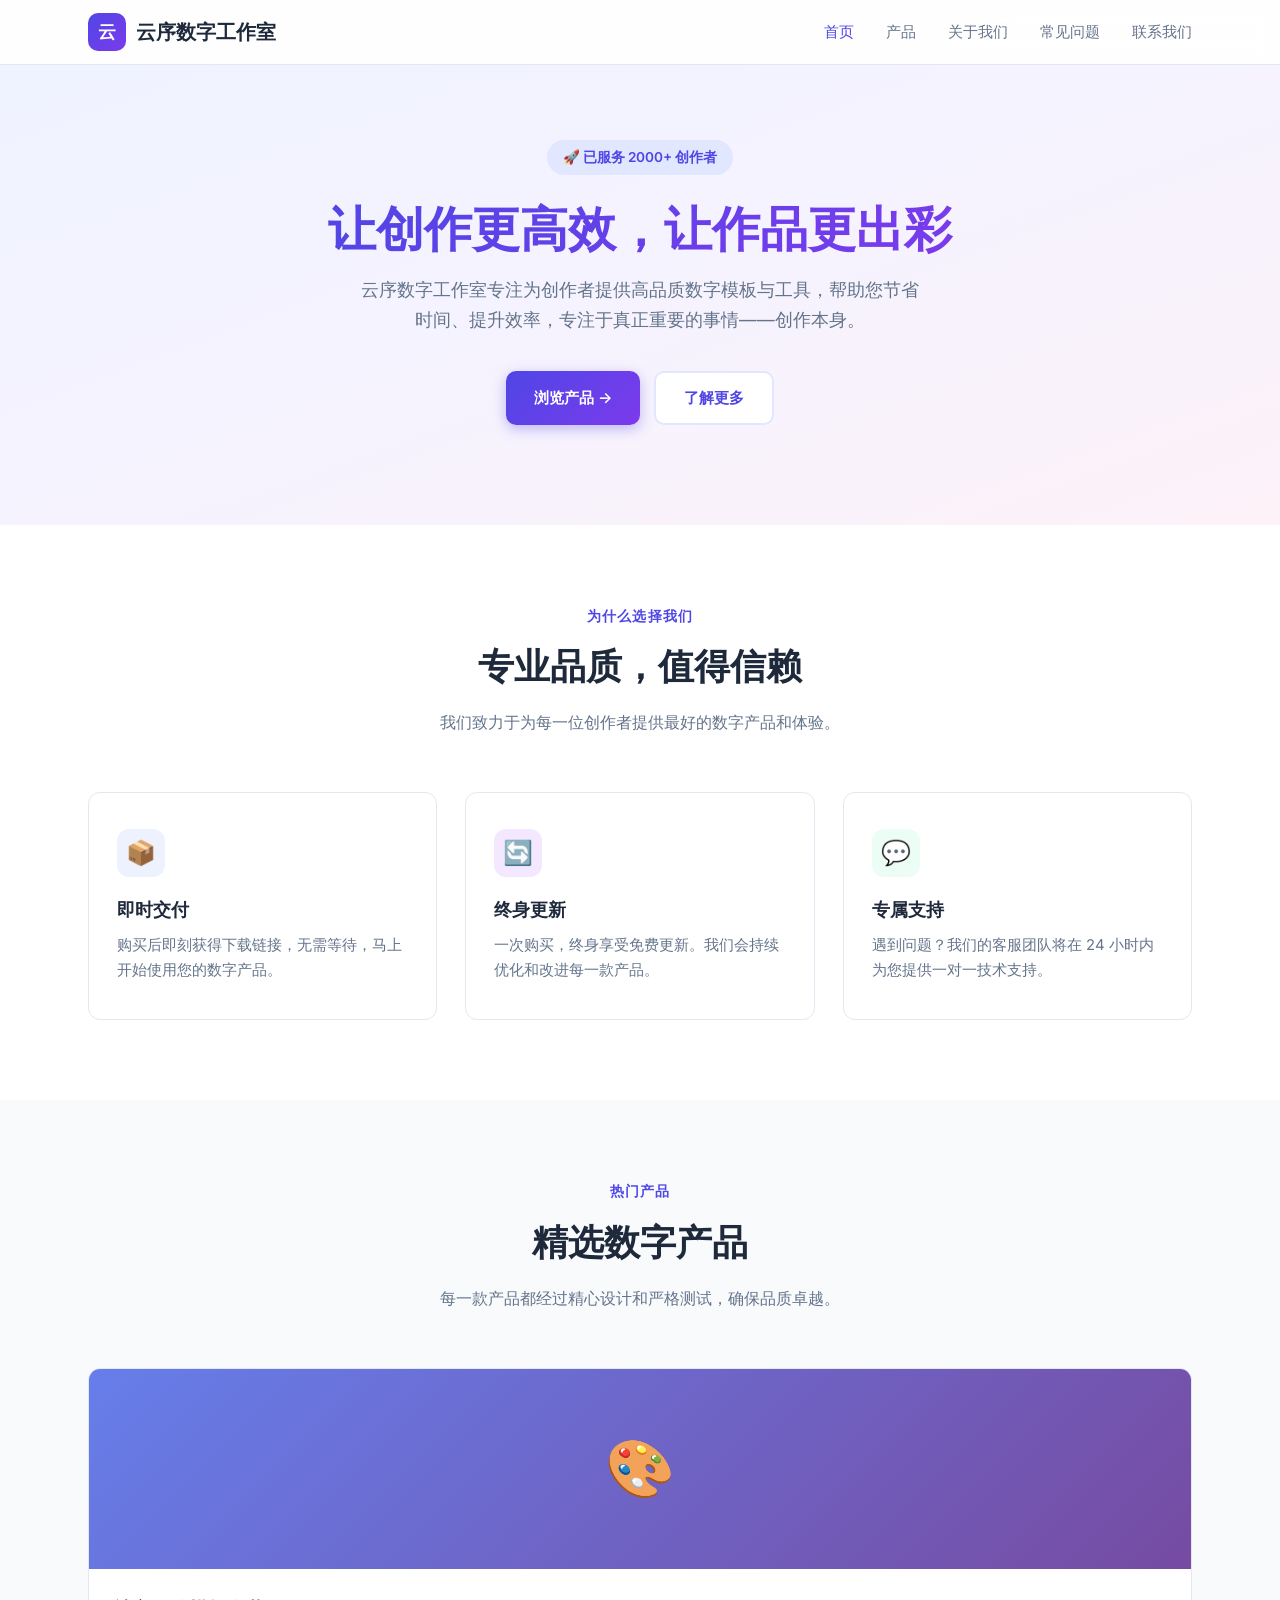
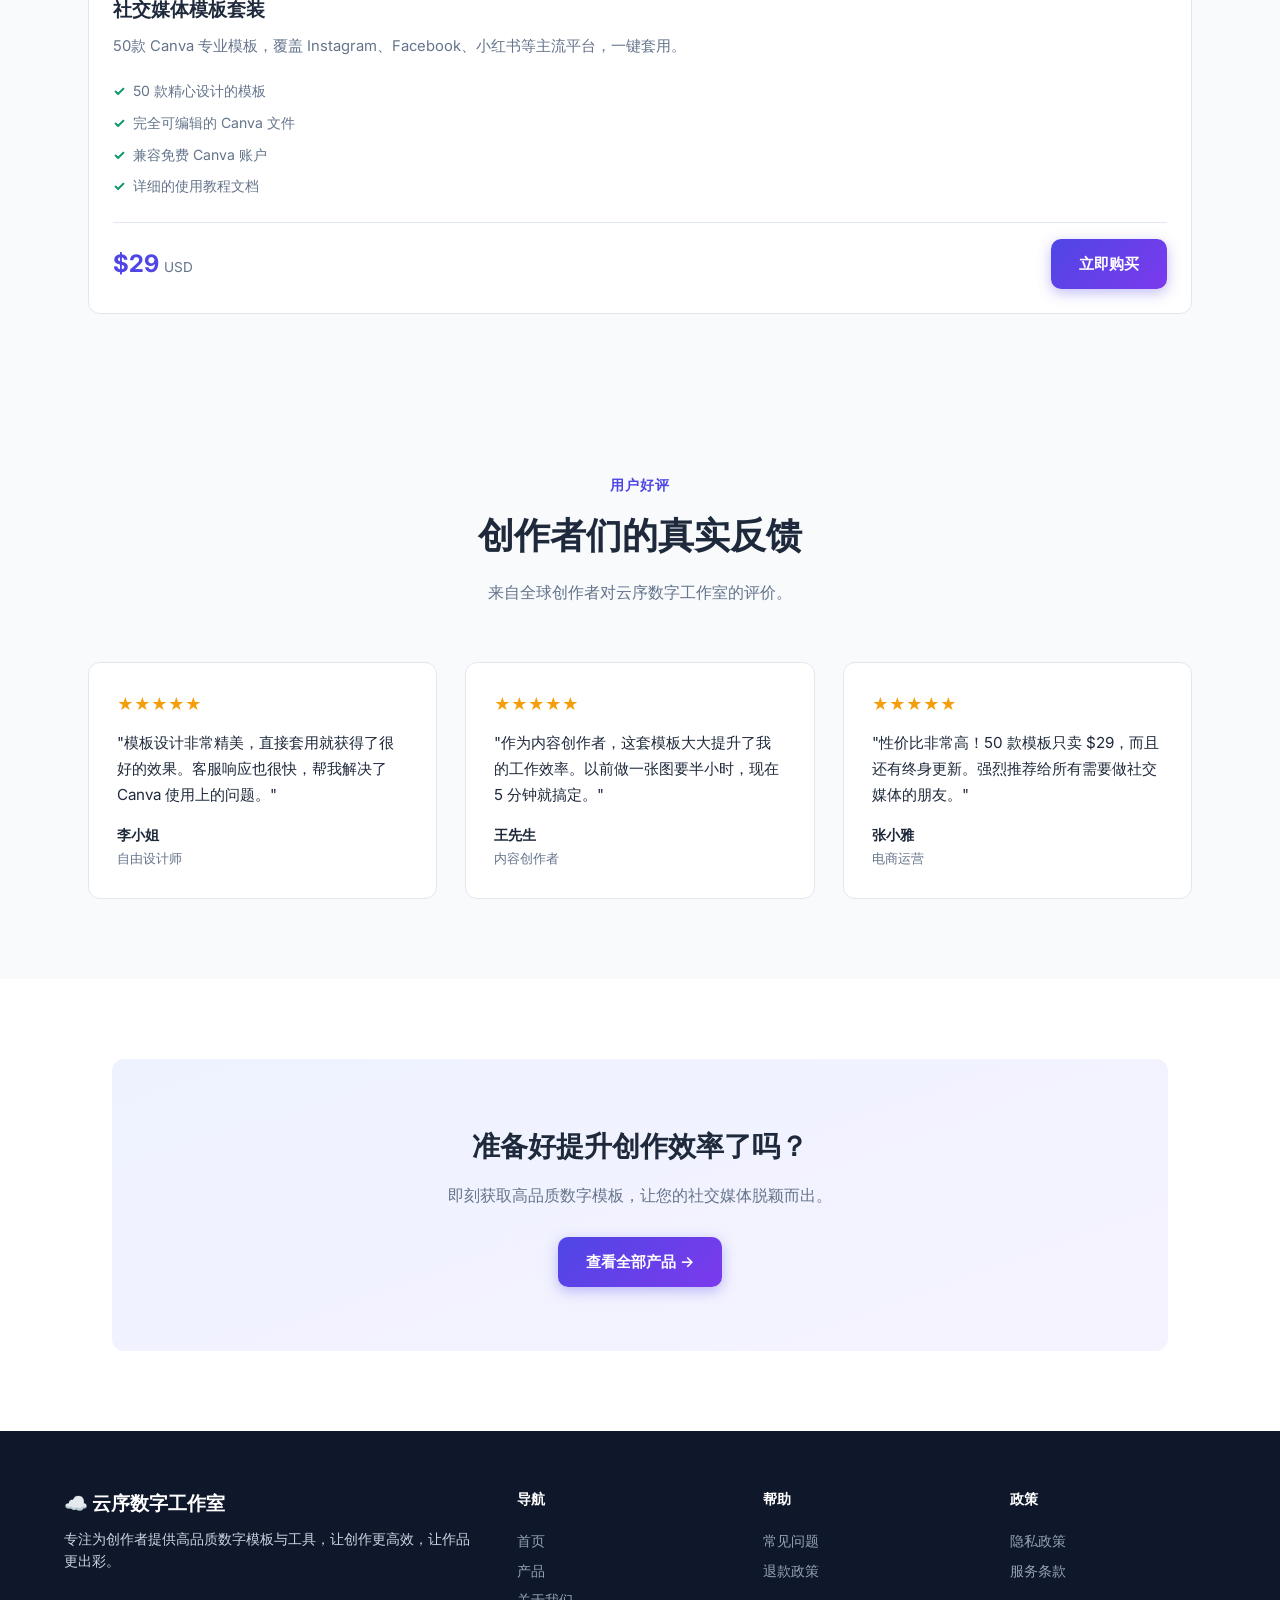
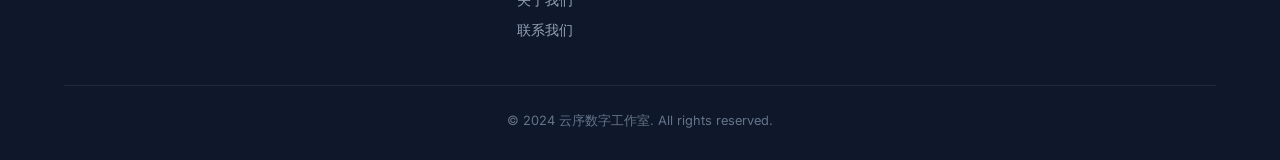
<file: index.html>
<!DOCTYPE html>
<html lang="zh-CN">
<head>
  <meta charset="UTF-8">
  <meta name="viewport" content="width=device-width, initial-scale=1.0">
  <meta name="description" content="云序数字工作室 — 专注为创作者提供高品质数字模板与工具。即时下载、终身更新、专业品质。">
  <title>云序数字工作室 — 高品质数字模板与工具</title>
  <link rel="preconnect" href="https://fonts.googleapis.com">
  <link rel="preconnect" href="https://fonts.gstatic.com" crossorigin>
  <link href="https://fonts.googleapis.com/css2?family=Inter:wght@400;500;600;700;800&display=swap" rel="stylesheet">
  <link rel="stylesheet" href="css/style.css">
</head>
<body>

  <!-- 导航栏 -->
  <nav class="navbar">
    <div class="container">
      <a href="index.html" class="logo">
        <span class="logo-icon">云</span>
        云序数字工作室
      </a>
      <ul class="nav-links" id="navLinks">
        <li><a href="index.html" class="active">首页</a></li>
        <li><a href="products.html">产品</a></li>
        <li><a href="about.html">关于我们</a></li>
        <li><a href="faq.html">常见问题</a></li>
        <li><a href="contact.html">联系我们</a></li>
      </ul>
      <button class="hamburger" id="hamburger" aria-label="菜单">
        <span></span><span></span><span></span>
      </button>
    </div>
  </nav>

  <!-- Hero -->
  <section class="hero">
    <span class="hero-badge">🚀 已服务 2000+ 创作者</span>
    <h1>让创作更高效，让作品更出彩</h1>
    <p>云序数字工作室专注为创作者提供高品质数字模板与工具，帮助您节省时间、提升效率，专注于真正重要的事情——创作本身。</p>
    <div class="hero-buttons">
      <a href="products.html" class="btn btn-primary">浏览产品 →</a>
      <a href="about.html" class="btn btn-outline">了解更多</a>
    </div>
  </section>

  <!-- 核心优势 -->
  <section>
    <div class="container">
      <div class="section-header">
        <div class="section-label">为什么选择我们</div>
        <h2>专业品质，值得信赖</h2>
        <p>我们致力于为每一位创作者提供最好的数字产品和体验。</p>
      </div>
      <div class="features-grid">
        <div class="feature-card">
          <div class="feature-icon blue">📦</div>
          <h3>即时交付</h3>
          <p>购买后即刻获得下载链接，无需等待，马上开始使用您的数字产品。</p>
        </div>
        <div class="feature-card">
          <div class="feature-icon purple">🔄</div>
          <h3>终身更新</h3>
          <p>一次购买，终身享受免费更新。我们会持续优化和改进每一款产品。</p>
        </div>
        <div class="feature-card">
          <div class="feature-icon green">💬</div>
          <h3>专属支持</h3>
          <p>遇到问题？我们的客服团队将在 24 小时内为您提供一对一技术支持。</p>
        </div>
      </div>
    </div>
  </section>

  <!-- 热门产品 -->
  <section style="background: var(--bg-alt);">
    <div class="container">
      <div class="section-header">
        <div class="section-label">热门产品</div>
        <h2>精选数字产品</h2>
        <p>每一款产品都经过精心设计和严格测试，确保品质卓越。</p>
      </div>
      <div class="products-grid">
        <div class="product-card">
          <div class="product-image"><span>🎨</span></div>
          <div class="product-body">
            <h3>社交媒体模板套装</h3>
            <p>50款 Canva 专业模板，覆盖 Instagram、Facebook、小红书等主流平台，一键套用。</p>
            <ul class="product-features">
              <li>50 款精心设计的模板</li>
              <li>完全可编辑的 Canva 文件</li>
              <li>兼容免费 Canva 账户</li>
              <li>详细的使用教程文档</li>
            </ul>
            <div class="product-footer">
              <span class="product-price">$29 <small>USD</small></span>
              <a href="contact.html" class="btn btn-primary">立即购买</a>
            </div>
          </div>
        </div>
      </div>
    </div>
  </section>

  <!-- 用户评价 -->
  <section class="testimonials">
    <div class="container">
      <div class="section-header">
        <div class="section-label">用户好评</div>
        <h2>创作者们的真实反馈</h2>
        <p>来自全球创作者对云序数字工作室的评价。</p>
      </div>
      <div class="testimonial-grid">
        <div class="testimonial-card">
          <div class="stars">★★★★★</div>
          <p class="quote">"模板设计非常精美，直接套用就获得了很好的效果。客服响应也很快，帮我解决了 Canva 使用上的问题。"</p>
          <p class="author">李小姐</p>
          <p class="role">自由设计师</p>
        </div>
        <div class="testimonial-card">
          <div class="stars">★★★★★</div>
          <p class="quote">"作为内容创作者，这套模板大大提升了我的工作效率。以前做一张图要半小时，现在 5 分钟就搞定。"</p>
          <p class="author">王先生</p>
          <p class="role">内容创作者</p>
        </div>
        <div class="testimonial-card">
          <div class="stars">★★★★★</div>
          <p class="quote">"性价比非常高！50 款模板只卖 $29，而且还有终身更新。强烈推荐给所有需要做社交媒体的朋友。"</p>
          <p class="author">张小雅</p>
          <p class="role">电商运营</p>
        </div>
      </div>
    </div>
  </section>

  <!-- CTA -->
  <section>
    <div class="container">
      <div class="cta">
        <h2>准备好提升创作效率了吗？</h2>
        <p>即刻获取高品质数字模板，让您的社交媒体脱颖而出。</p>
        <a href="products.html" class="btn btn-primary">查看全部产品 →</a>
      </div>
    </div>
  </section>

  <!-- 页脚 -->
  <footer class="footer">
    <div class="footer-grid">
      <div class="footer-brand">
        <div class="flogo">☁️ 云序数字工作室</div>
        <p>专注为创作者提供高品质数字模板与工具，让创作更高效，让作品更出彩。</p>
      </div>
      <div class="footer-col">
        <h4>导航</h4>
        <a href="index.html">首页</a>
        <a href="products.html">产品</a>
        <a href="about.html">关于我们</a>
        <a href="contact.html">联系我们</a>
      </div>
      <div class="footer-col">
        <h4>帮助</h4>
        <a href="faq.html">常见问题</a>
        <a href="refund.html">退款政策</a>
      </div>
      <div class="footer-col">
        <h4>政策</h4>
        <a href="privacy.html">隐私政策</a>
        <a href="terms.html">服务条款</a>
      </div>
    </div>
    <div class="footer-bottom">
      © 2024 云序数字工作室. All rights reserved.
    </div>
  </footer>

  <script src="js/main.js"></script>
</body>
</html>
</file>
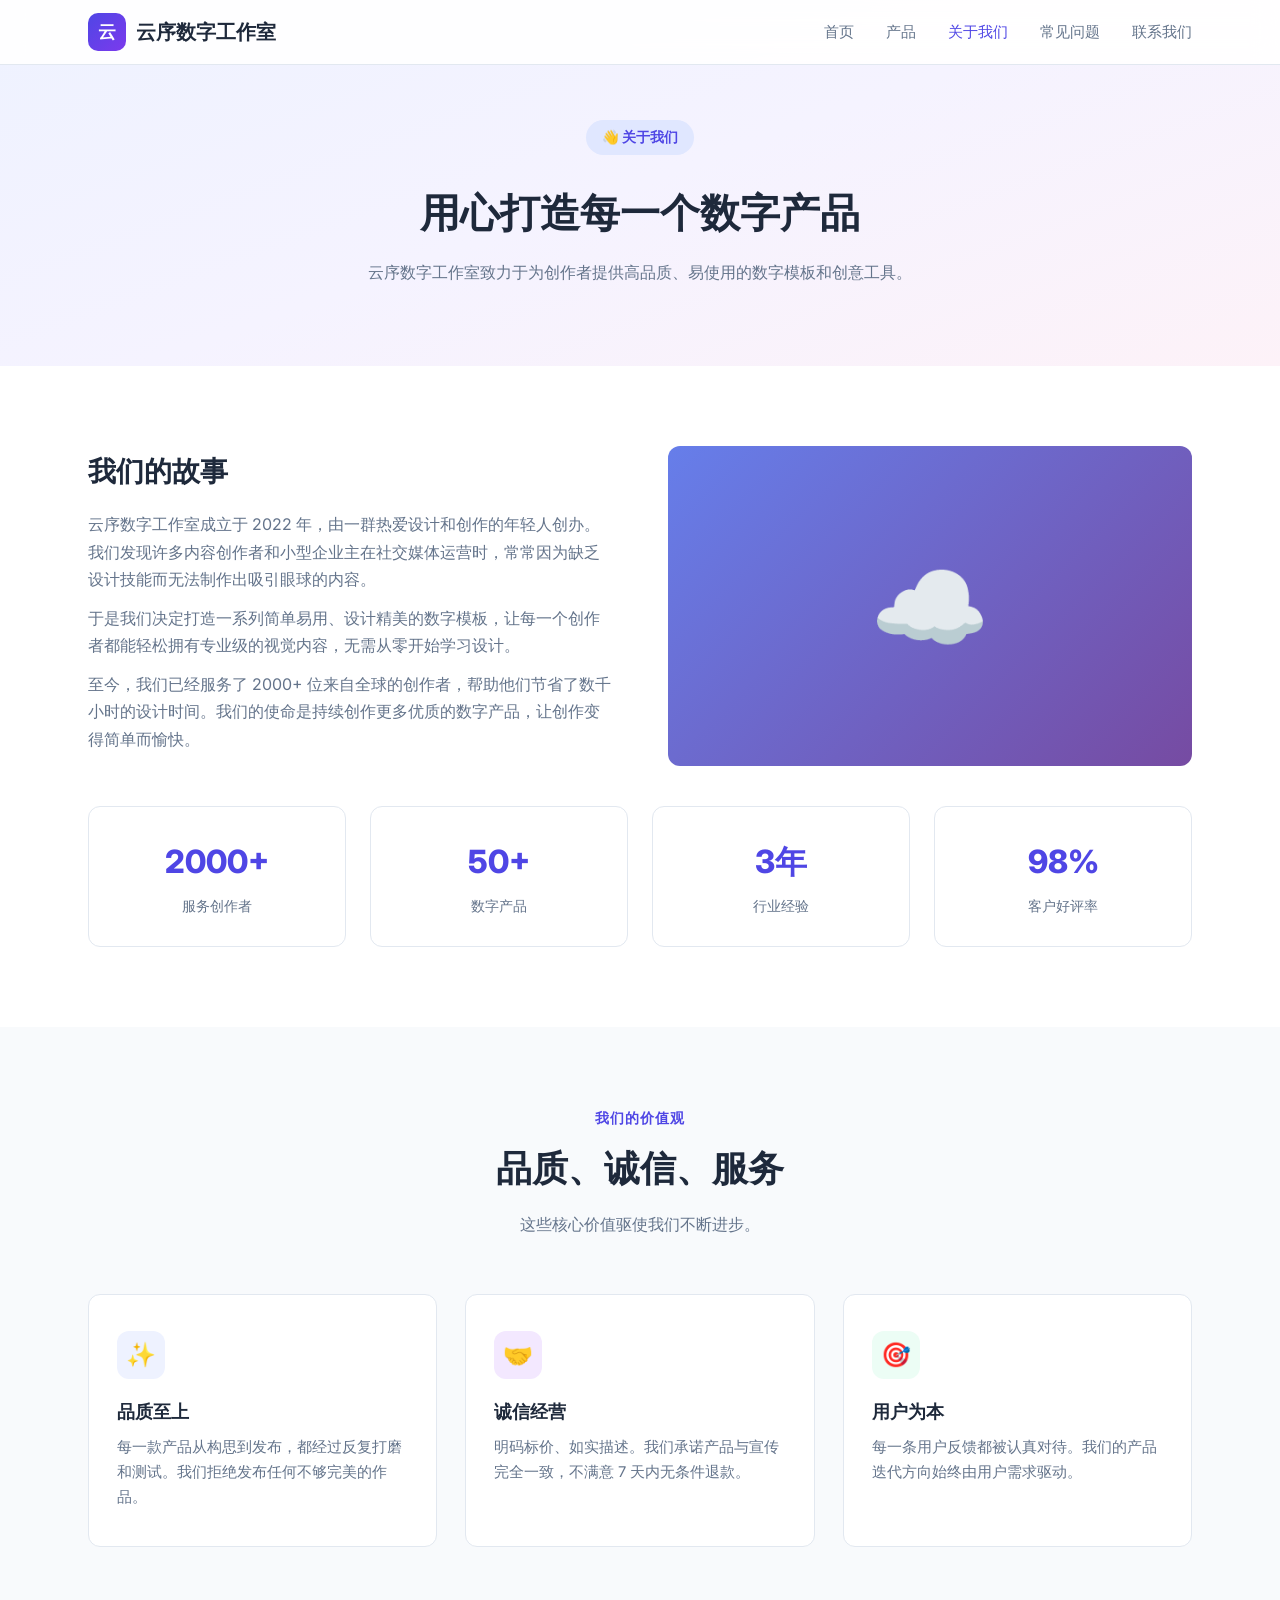
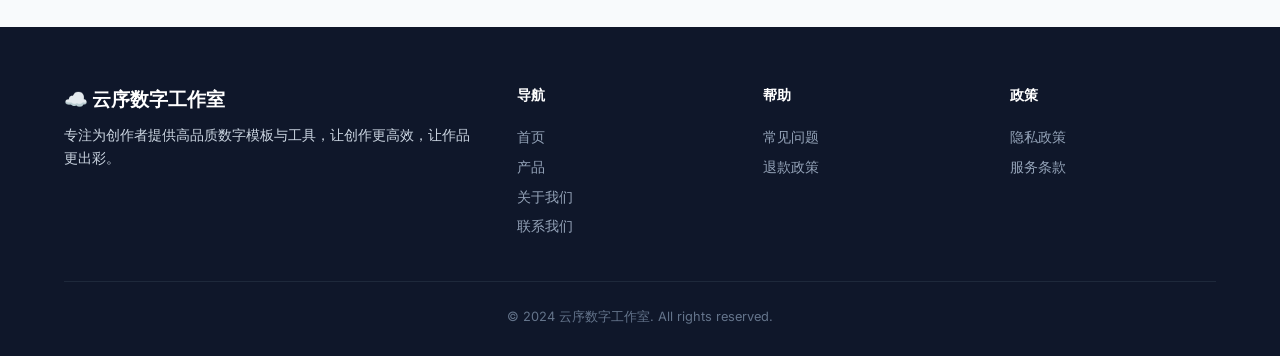
<file: about.html>
<!DOCTYPE html>
<html lang="zh-CN">
<head>
  <meta charset="UTF-8">
  <meta name="viewport" content="width=device-width, initial-scale=1.0">
  <meta name="description" content="了解云序数字工作室 — 专注为创作者提供高品质数字模板与工具的品牌故事。">
  <title>关于我们 — 云序数字工作室</title>
  <link rel="preconnect" href="https://fonts.googleapis.com">
  <link rel="preconnect" href="https://fonts.gstatic.com" crossorigin>
  <link href="https://fonts.googleapis.com/css2?family=Inter:wght@400;500;600;700;800&display=swap" rel="stylesheet">
  <link rel="stylesheet" href="css/style.css">
</head>
<body>

  <nav class="navbar">
    <div class="container">
      <a href="index.html" class="logo">
        <span class="logo-icon">云</span>
        云序数字工作室
      </a>
      <ul class="nav-links" id="navLinks">
        <li><a href="index.html">首页</a></li>
        <li><a href="products.html">产品</a></li>
        <li><a href="about.html" class="active">关于我们</a></li>
        <li><a href="faq.html">常见问题</a></li>
        <li><a href="contact.html">联系我们</a></li>
      </ul>
      <button class="hamburger" id="hamburger" aria-label="菜单">
        <span></span><span></span><span></span>
      </button>
    </div>
  </nav>

  <section class="about-hero">
    <span class="hero-badge">👋 关于我们</span>
    <h1>用心打造每一个数字产品</h1>
    <p>云序数字工作室致力于为创作者提供高品质、易使用的数字模板和创意工具。</p>
  </section>

  <section class="about-story">
    <div class="container">
      <div class="about-grid">
        <div>
          <h2>我们的故事</h2>
          <p>云序数字工作室成立于 2022 年，由一群热爱设计和创作的年轻人创办。我们发现许多内容创作者和小型企业主在社交媒体运营时，常常因为缺乏设计技能而无法制作出吸引眼球的内容。</p>
          <p>于是我们决定打造一系列简单易用、设计精美的数字模板，让每一个创作者都能轻松拥有专业级的视觉内容，无需从零开始学习设计。</p>
          <p>至今，我们已经服务了 2000+ 位来自全球的创作者，帮助他们节省了数千小时的设计时间。我们的使命是持续创作更多优质的数字产品，让创作变得简单而愉快。</p>
        </div>
        <div class="about-image">☁️</div>
      </div>

      <div class="stats-grid">
        <div class="stat-card">
          <div class="num">2000+</div>
          <div class="label">服务创作者</div>
        </div>
        <div class="stat-card">
          <div class="num">50+</div>
          <div class="label">数字产品</div>
        </div>
        <div class="stat-card">
          <div class="num">3年</div>
          <div class="label">行业经验</div>
        </div>
        <div class="stat-card">
          <div class="num">98%</div>
          <div class="label">客户好评率</div>
        </div>
      </div>
    </div>
  </section>

  <section style="background: var(--bg-alt);">
    <div class="container">
      <div class="section-header">
        <div class="section-label">我们的价值观</div>
        <h2>品质、诚信、服务</h2>
        <p>这些核心价值驱使我们不断进步。</p>
      </div>
      <div class="features-grid">
        <div class="feature-card">
          <div class="feature-icon blue">✨</div>
          <h3>品质至上</h3>
          <p>每一款产品从构思到发布，都经过反复打磨和测试。我们拒绝发布任何不够完美的作品。</p>
        </div>
        <div class="feature-card">
          <div class="feature-icon purple">🤝</div>
          <h3>诚信经营</h3>
          <p>明码标价、如实描述。我们承诺产品与宣传完全一致，不满意 7 天内无条件退款。</p>
        </div>
        <div class="feature-card">
          <div class="feature-icon green">🎯</div>
          <h3>用户为本</h3>
          <p>每一条用户反馈都被认真对待。我们的产品迭代方向始终由用户需求驱动。</p>
        </div>
      </div>
    </div>
  </section>

  <footer class="footer">
    <div class="footer-grid">
      <div class="footer-brand">
        <div class="flogo">☁️ 云序数字工作室</div>
        <p>专注为创作者提供高品质数字模板与工具，让创作更高效，让作品更出彩。</p>
      </div>
      <div class="footer-col">
        <h4>导航</h4>
        <a href="index.html">首页</a>
        <a href="products.html">产品</a>
        <a href="about.html">关于我们</a>
        <a href="contact.html">联系我们</a>
      </div>
      <div class="footer-col">
        <h4>帮助</h4>
        <a href="faq.html">常见问题</a>
        <a href="refund.html">退款政策</a>
      </div>
      <div class="footer-col">
        <h4>政策</h4>
        <a href="privacy.html">隐私政策</a>
        <a href="terms.html">服务条款</a>
      </div>
    </div>
    <div class="footer-bottom">
      © 2024 云序数字工作室. All rights reserved.
    </div>
  </footer>

  <script src="js/main.js"></script>
</body>
</html>
</file>
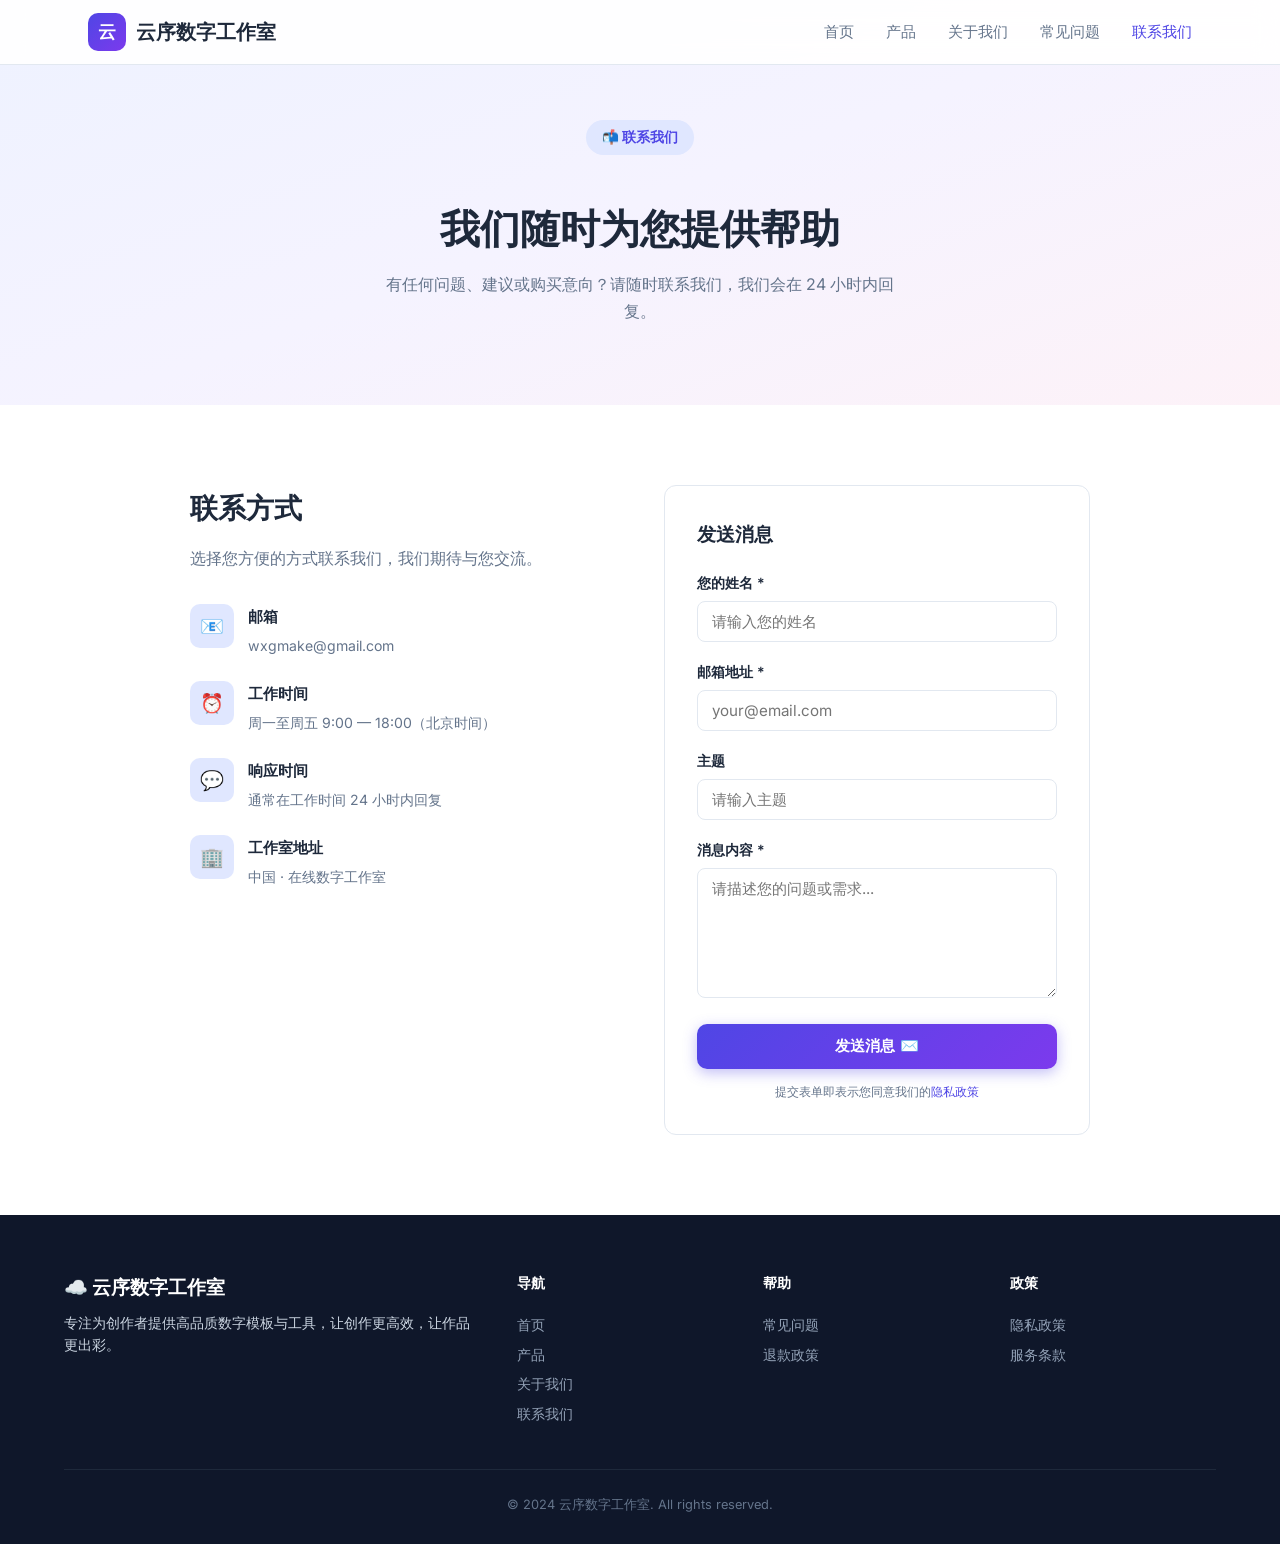
<file: contact.html>
<!DOCTYPE html>
<html lang="zh-CN">
<head>
  <meta charset="UTF-8">
  <meta name="viewport" content="width=device-width, initial-scale=1.0">
  <meta name="description" content="联系云序数字工作室 — 有任何问题或购买意向？我们随时为您提供帮助。">
  <title>联系我们 — 云序数字工作室</title>
  <link rel="preconnect" href="https://fonts.googleapis.com">
  <link rel="preconnect" href="https://fonts.gstatic.com" crossorigin>
  <link href="https://fonts.googleapis.com/css2?family=Inter:wght@400;500;600;700;800&display=swap" rel="stylesheet">
  <link rel="stylesheet" href="css/style.css">
</head>
<body>

  <nav class="navbar">
    <div class="container">
      <a href="index.html" class="logo">
        <span class="logo-icon">云</span>
        云序数字工作室
      </a>
      <ul class="nav-links" id="navLinks">
        <li><a href="index.html">首页</a></li>
        <li><a href="products.html">产品</a></li>
        <li><a href="about.html">关于我们</a></li>
        <li><a href="faq.html">常见问题</a></li>
        <li><a href="contact.html" class="active">联系我们</a></li>
      </ul>
      <button class="hamburger" id="hamburger" aria-label="菜单">
        <span></span><span></span><span></span>
      </button>
    </div>
  </nav>

  <section style="padding: 120px 24px 80px; background: linear-gradient(160deg, #eef2ff 0%, #f5f3ff 50%, #fdf2f8 100%);">
    <div class="container" style="text-align:center;">
      <span class="hero-badge">📬 联系我们</span>
      <h1 style="font-size: clamp(1.75rem, 5vw, 2.5rem); font-weight: 800; margin: 16px 0 8px;">我们随时为您提供帮助</h1>
      <p style="color: var(--text-light); max-width: 520px; margin: 0 auto;">有任何问题、建议或购买意向？请随时联系我们，我们会在 24 小时内回复。</p>
    </div>
  </section>

  <section>
    <div class="container">
      <div class="contact-grid">
        <!-- 联系信息 -->
        <div class="contact-info">
          <h2>联系方式</h2>
          <p>选择您方便的方式联系我们，我们期待与您交流。</p>

          <div class="contact-item">
            <div class="contact-item-icon">📧</div>
            <div>
              <h4>邮箱</h4>
              <span>wxgmake@gmail.com</span>
            </div>
          </div>

          <div class="contact-item">
            <div class="contact-item-icon">⏰</div>
            <div>
              <h4>工作时间</h4>
              <span>周一至周五 9:00 — 18:00（北京时间）</span>
            </div>
          </div>

          <div class="contact-item">
            <div class="contact-item-icon">💬</div>
            <div>
              <h4>响应时间</h4>
              <span>通常在工作时间 24 小时内回复</span>
            </div>
          </div>

          <div class="contact-item">
            <div class="contact-item-icon">🏢</div>
            <div>
              <h4>工作室地址</h4>
              <span>中国 · 在线数字工作室</span>
            </div>
          </div>
        </div>

        <!-- 联系表单 -->
        <div class="contact-form">
          <h3 style="font-size: 1.2rem; font-weight: 700; margin-bottom: 20px;">发送消息</h3>
          <form action="mailto:wxgmake@gmail.com" method="POST" enctype="text/plain">
            <div class="form-group">
              <label for="name">您的姓名 *</label>
              <input type="text" id="name" name="name" placeholder="请输入您的姓名" required>
            </div>
            <div class="form-group">
              <label for="email">邮箱地址 *</label>
              <input type="email" id="email" name="email" placeholder="your@email.com" required>
            </div>
            <div class="form-group">
              <label for="subject">主题</label>
              <input type="text" id="subject" name="subject" placeholder="请输入主题">
            </div>
            <div class="form-group">
              <label for="message">消息内容 *</label>
              <textarea id="message" name="message" placeholder="请描述您的问题或需求..." required></textarea>
            </div>
            <button type="submit" class="btn btn-primary" style="width:100%;justify-content:center;">
              发送消息 ✉️
            </button>
            <p style="font-size:.78rem;color:var(--text-light);margin-top:12px;text-align:center;">
              提交表单即表示您同意我们的<a href="privacy.html">隐私政策</a>
            </p>
          </form>
        </div>
      </div>
    </div>
  </section>

  <footer class="footer">
    <div class="footer-grid">
      <div class="footer-brand">
        <div class="flogo">☁️ 云序数字工作室</div>
        <p>专注为创作者提供高品质数字模板与工具，让创作更高效，让作品更出彩。</p>
      </div>
      <div class="footer-col">
        <h4>导航</h4>
        <a href="index.html">首页</a>
        <a href="products.html">产品</a>
        <a href="about.html">关于我们</a>
        <a href="contact.html">联系我们</a>
      </div>
      <div class="footer-col">
        <h4>帮助</h4>
        <a href="faq.html">常见问题</a>
        <a href="refund.html">退款政策</a>
      </div>
      <div class="footer-col">
        <h4>政策</h4>
        <a href="privacy.html">隐私政策</a>
        <a href="terms.html">服务条款</a>
      </div>
    </div>
    <div class="footer-bottom">
      © 2024 云序数字工作室. All rights reserved.
    </div>
  </footer>

  <script src="js/main.js"></script>
</body>
</html>
</file>
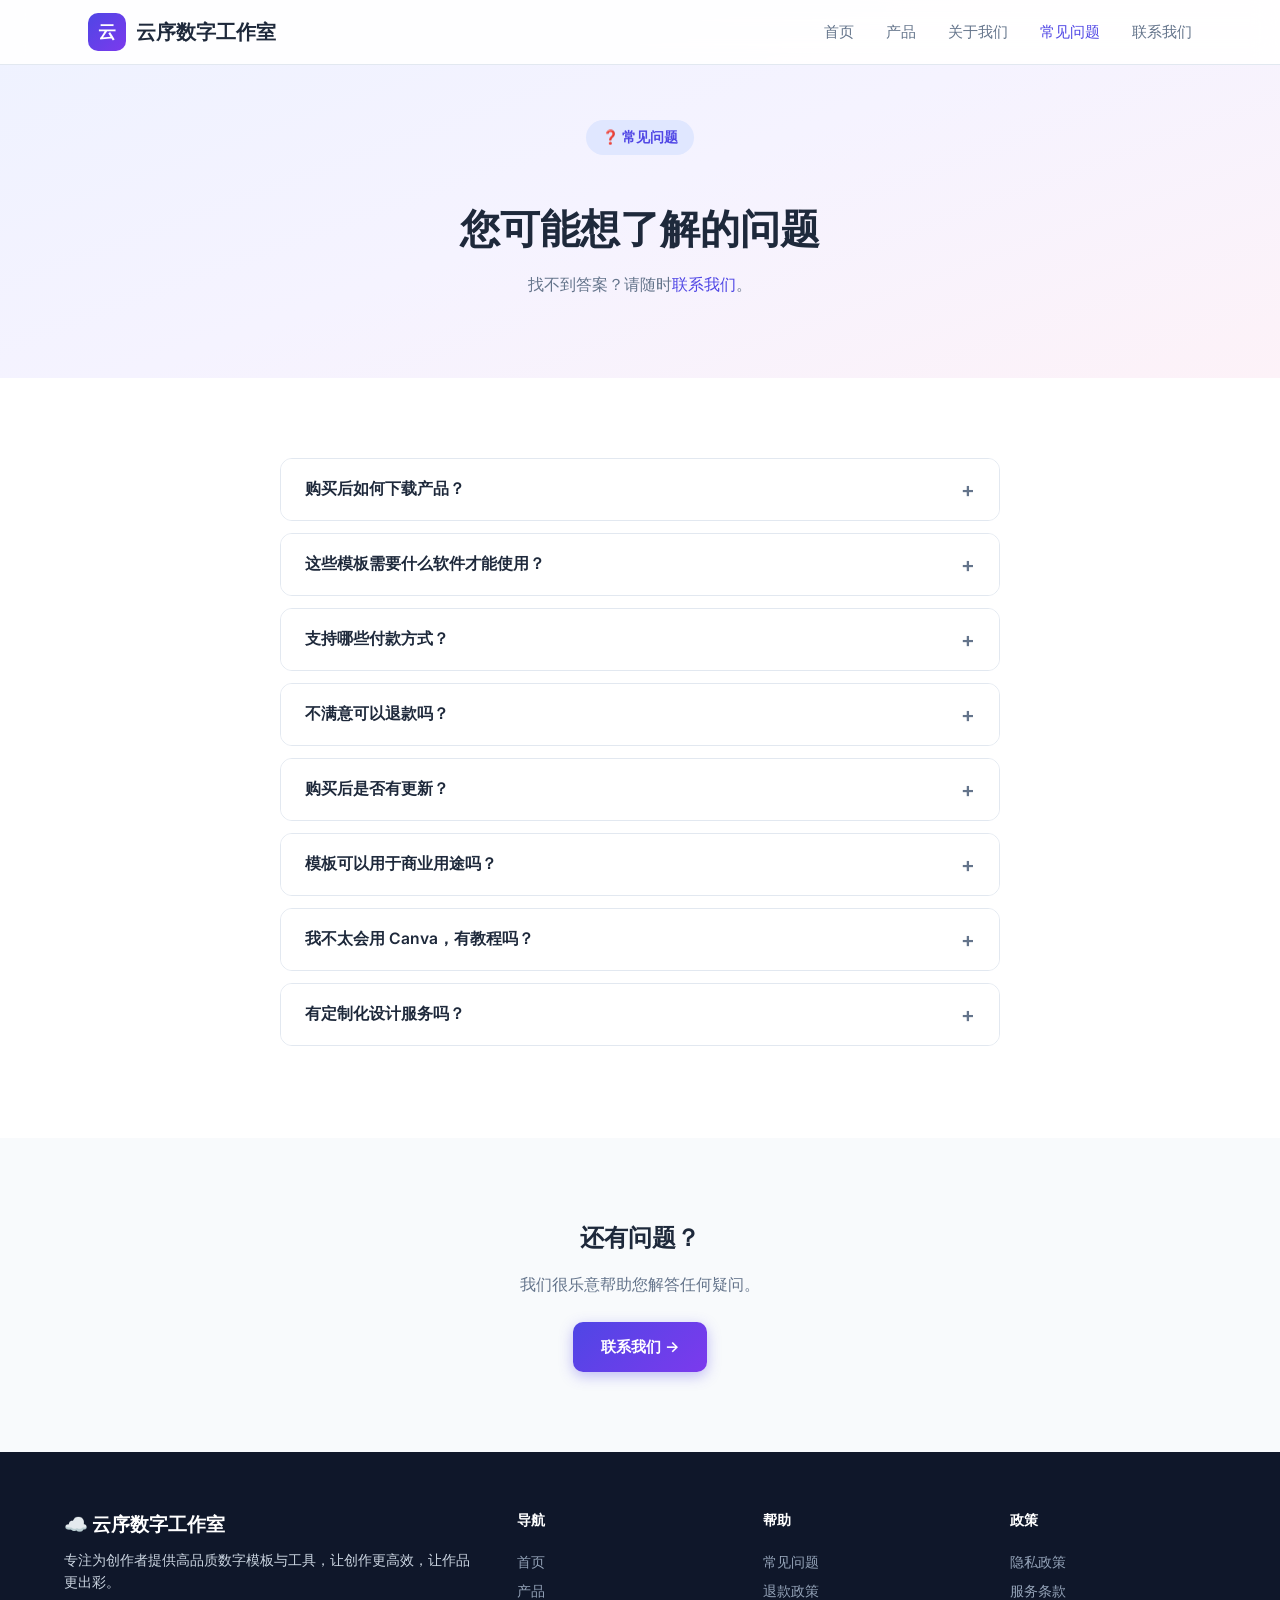
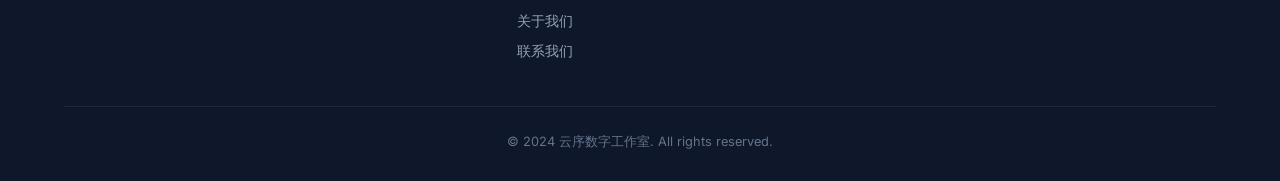
<file: faq.html>
<!DOCTYPE html>
<html lang="zh-CN">
<head>
  <meta charset="UTF-8">
  <meta name="viewport" content="width=device-width, initial-scale=1.0">
  <meta name="description" content="常见问题 — 云序数字工作室。关于产品购买、交付、退款和技术支持的常见问题解答。">
  <title>常见问题 — 云序数字工作室</title>
  <link rel="preconnect" href="https://fonts.googleapis.com">
  <link rel="preconnect" href="https://fonts.gstatic.com" crossorigin>
  <link href="https://fonts.googleapis.com/css2?family=Inter:wght@400;500;600;700;800&display=swap" rel="stylesheet">
  <link rel="stylesheet" href="css/style.css">
</head>
<body>

  <nav class="navbar">
    <div class="container">
      <a href="index.html" class="logo">
        <span class="logo-icon">云</span>
        云序数字工作室
      </a>
      <ul class="nav-links" id="navLinks">
        <li><a href="index.html">首页</a></li>
        <li><a href="products.html">产品</a></li>
        <li><a href="about.html">关于我们</a></li>
        <li><a href="faq.html" class="active">常见问题</a></li>
        <li><a href="contact.html">联系我们</a></li>
      </ul>
      <button class="hamburger" id="hamburger" aria-label="菜单">
        <span></span><span></span><span></span>
      </button>
    </div>
  </nav>

  <section style="padding: 120px 24px 80px; background: linear-gradient(160deg, #eef2ff 0%, #f5f3ff 50%, #fdf2f8 100%);">
    <div class="container" style="text-align:center;">
      <span class="hero-badge">❓ 常见问题</span>
      <h1 style="font-size: clamp(1.75rem, 5vw, 2.5rem); font-weight: 800; margin: 16px 0 8px;">您可能想了解的问题</h1>
      <p style="color: var(--text-light); max-width: 520px; margin: 0 auto;">找不到答案？请随时<a href="contact.html">联系我们</a>。</p>
    </div>
  </section>

  <section>
    <div class="container">
      <div class="faq-list">

        <div class="faq-item">
          <button class="faq-question">购买后如何下载产品？</button>
          <div class="faq-answer">
            <div class="faq-answer-inner">确认收到付款后，我们会通过邮件将下载链接和详细教程发送给您，通常在 30 分钟内完成。下载链接永久有效，您可以随时下载。</div>
          </div>
        </div>

        <div class="faq-item">
          <button class="faq-question">这些模板需要什么软件才能使用？</button>
          <div class="faq-answer">
            <div class="faq-answer-inner">我们的社交媒体模板套装使用 Canva 平台，您只需要一个免费的 Canva 账户即可编辑和使用所有模板。无需购买 Canva 付费版，也无需安装任何软件。</div>
          </div>
        </div>

        <div class="faq-item">
          <button class="faq-question">支持哪些付款方式？</button>
          <div class="faq-answer">
            <div class="faq-answer-inner">我们目前支持 PayPal 付款。您下单后我们会发送 PayPal 付款链接，安全便捷。未来我们将增加更多付款方式。</div>
          </div>
        </div>

        <div class="faq-item">
          <button class="faq-question">不满意可以退款吗？</button>
          <div class="faq-answer">
            <div class="faq-answer-inner">当然！我们提供 7 天无理由退款保证。如果您对产品不满意，只需在购买后 7 天内联系我们，我们将全额退款。详情请查看<a href="refund.html">退款政策</a>。</div>
          </div>
        </div>

        <div class="faq-item">
          <button class="faq-question">购买后是否有更新？</button>
          <div class="faq-answer">
            <div class="faq-answer-inner">是的！一次购买，终身享受免费更新。当产品有新版本或新增模板时，我们会通过邮件通知您，您可以免费下载最新版本。</div>
          </div>
        </div>

        <div class="faq-item">
          <button class="faq-question">模板可以用于商业用途吗？</button>
          <div class="faq-answer">
            <div class="faq-answer-inner">可以。您可以将模板用于个人和商业项目，包括客户作品。唯一的限制是不能将模板本身作为数字产品转售或再分发。</div>
          </div>
        </div>

        <div class="faq-item">
          <button class="faq-question">我不太会用 Canva，有教程吗？</button>
          <div class="faq-answer">
            <div class="faq-answer-inner">每次购买都会附带详细的使用教程文档（PDF 格式），从如何导入模板到自定义字体、颜色、图片等，都有清晰的图文指导。如果您仍有疑问，也可以联系我们获取帮助。</div>
          </div>
        </div>

        <div class="faq-item">
          <button class="faq-question">有定制化设计服务吗？</button>
          <div class="faq-answer">
            <div class="faq-answer-inner">目前我们主要提供标准化模板产品，但如果您有定制需求，可以<a href="contact.html">联系我们</a>描述您的需求，我们会评估是否能够承接。</div>
          </div>
        </div>

      </div>
    </div>
  </section>

  <!-- 还有问题 -->
  <section style="background: var(--bg-alt);">
    <div class="container" style="text-align:center;">
      <h2 style="font-size:1.5rem;font-weight:700;margin-bottom:12px;">还有问题？</h2>
      <p style="color:var(--text-light);margin-bottom:24px;">我们很乐意帮助您解答任何疑问。</p>
      <a href="contact.html" class="btn btn-primary">联系我们 →</a>
    </div>
  </section>

  <footer class="footer">
    <div class="footer-grid">
      <div class="footer-brand">
        <div class="flogo">☁️ 云序数字工作室</div>
        <p>专注为创作者提供高品质数字模板与工具，让创作更高效，让作品更出彩。</p>
      </div>
      <div class="footer-col">
        <h4>导航</h4>
        <a href="index.html">首页</a>
        <a href="products.html">产品</a>
        <a href="about.html">关于我们</a>
        <a href="contact.html">联系我们</a>
      </div>
      <div class="footer-col">
        <h4>帮助</h4>
        <a href="faq.html">常见问题</a>
        <a href="refund.html">退款政策</a>
      </div>
      <div class="footer-col">
        <h4>政策</h4>
        <a href="privacy.html">隐私政策</a>
        <a href="terms.html">服务条款</a>
      </div>
    </div>
    <div class="footer-bottom">
      © 2024 云序数字工作室. All rights reserved.
    </div>
  </footer>

  <script src="js/main.js"></script>
</body>
</html>
</file>
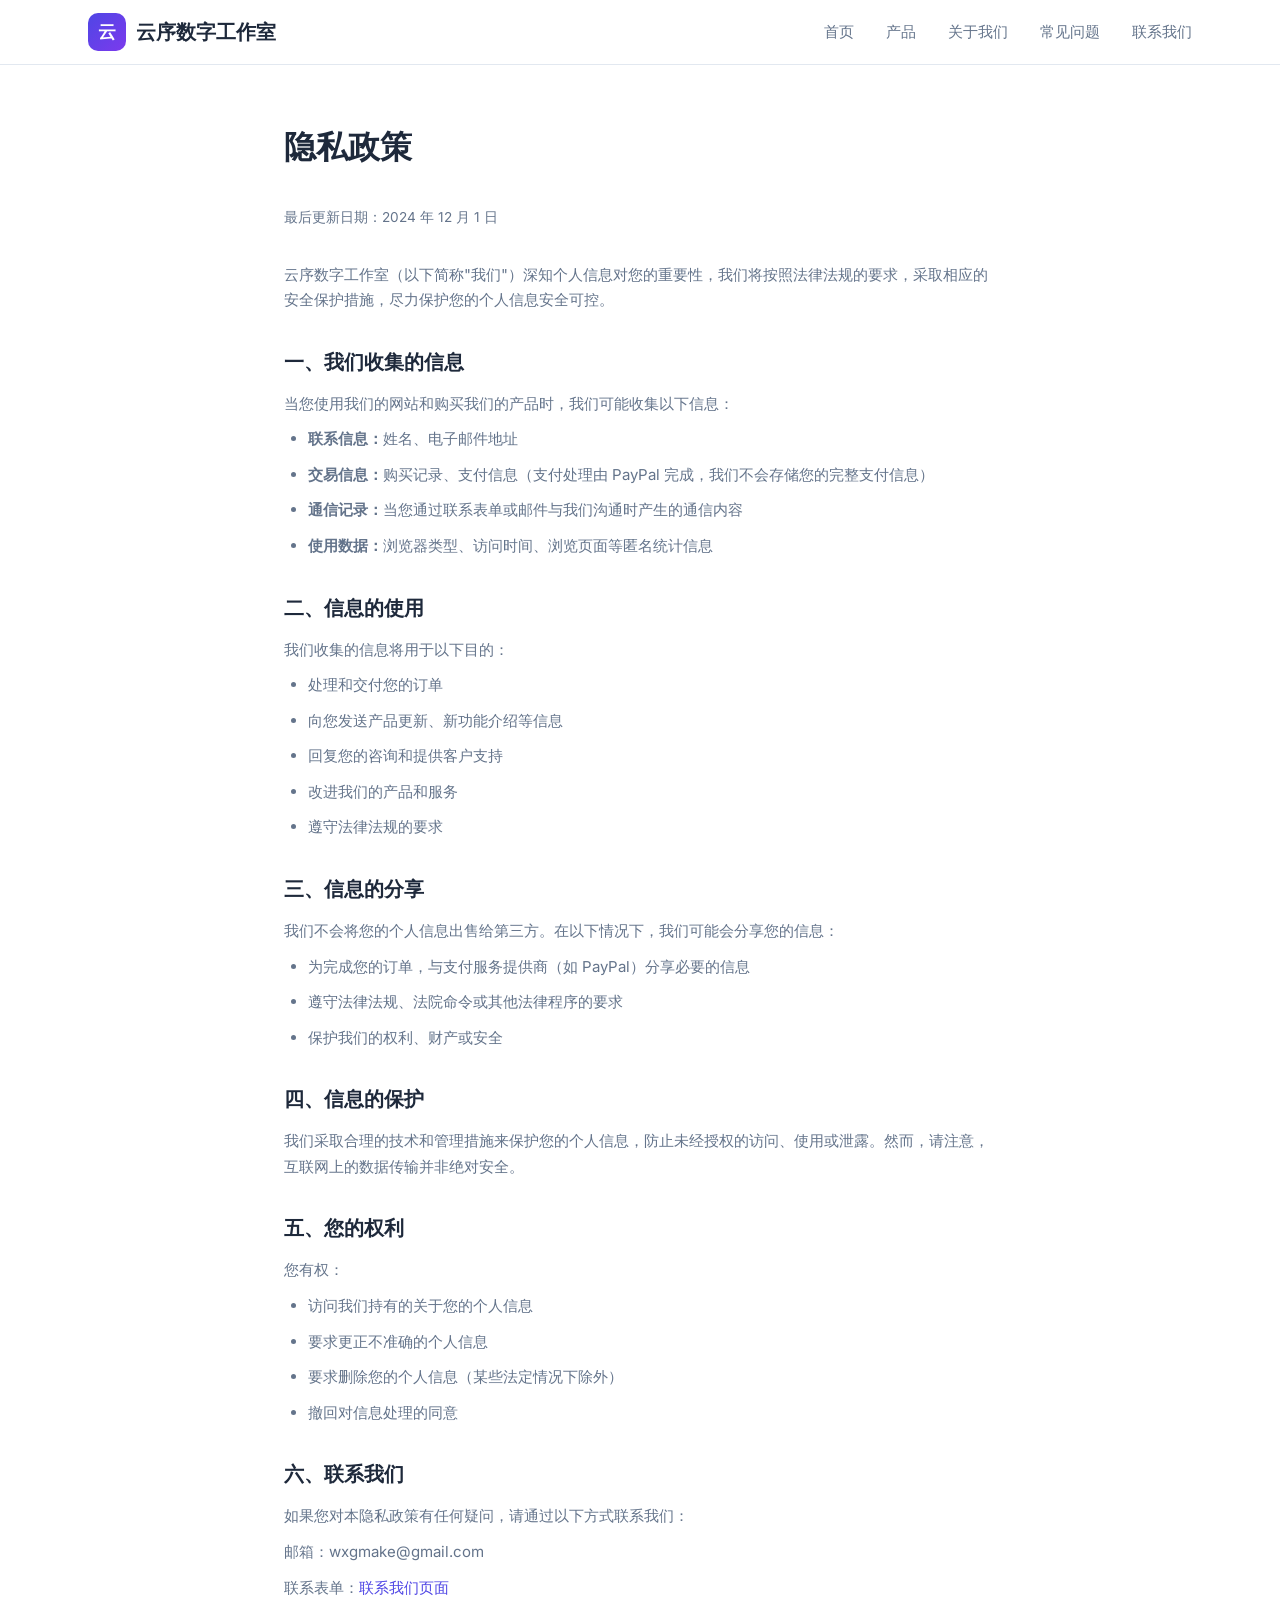
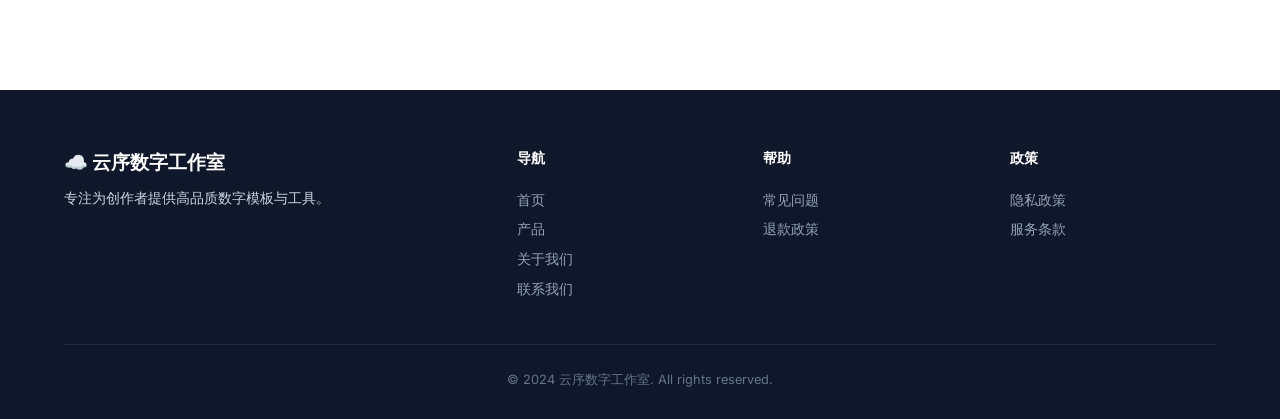
<file: privacy.html>
<!DOCTYPE html>
<html lang="zh-CN">
<head>
  <meta charset="UTF-8">
  <meta name="viewport" content="width=device-width, initial-scale=1.0">
  <meta name="description" content="隐私政策 — 云序数字工作室。了解我们如何收集、使用和保护您的个人信息。">
  <title>隐私政策 — 云序数字工作室</title>
  <link rel="preconnect" href="https://fonts.googleapis.com">
  <link rel="preconnect" href="https://fonts.gstatic.com" crossorigin>
  <link href="https://fonts.googleapis.com/css2?family=Inter:wght@400;500;600;700;800&display=swap" rel="stylesheet">
  <link rel="stylesheet" href="css/style.css">
</head>
<body>

  <nav class="navbar">
    <div class="container">
      <a href="index.html" class="logo">
        <span class="logo-icon">云</span>
        云序数字工作室
      </a>
      <ul class="nav-links" id="navLinks">
        <li><a href="index.html">首页</a></li>
        <li><a href="products.html">产品</a></li>
        <li><a href="about.html">关于我们</a></li>
        <li><a href="faq.html">常见问题</a></li>
        <li><a href="contact.html">联系我们</a></li>
      </ul>
      <button class="hamburger" id="hamburger" aria-label="菜单">
        <span></span><span></span><span></span>
      </button>
    </div>
  </nav>

  <section class="policy">
    <div class="container">
      <h1>隐私政策</h1>
      <p class="last-updated">最后更新日期：2024 年 12 月 1 日</p>

      <p>云序数字工作室（以下简称"我们"）深知个人信息对您的重要性，我们将按照法律法规的要求，采取相应的安全保护措施，尽力保护您的个人信息安全可控。</p>

      <h2>一、我们收集的信息</h2>
      <p>当您使用我们的网站和购买我们的产品时，我们可能收集以下信息：</p>
      <ul>
        <li><strong>联系信息：</strong>姓名、电子邮件地址</li>
        <li><strong>交易信息：</strong>购买记录、支付信息（支付处理由 PayPal 完成，我们不会存储您的完整支付信息）</li>
        <li><strong>通信记录：</strong>当您通过联系表单或邮件与我们沟通时产生的通信内容</li>
        <li><strong>使用数据：</strong>浏览器类型、访问时间、浏览页面等匿名统计信息</li>
      </ul>

      <h2>二、信息的使用</h2>
      <p>我们收集的信息将用于以下目的：</p>
      <ul>
        <li>处理和交付您的订单</li>
        <li>向您发送产品更新、新功能介绍等信息</li>
        <li>回复您的咨询和提供客户支持</li>
        <li>改进我们的产品和服务</li>
        <li>遵守法律法规的要求</li>
      </ul>

      <h2>三、信息的分享</h2>
      <p>我们不会将您的个人信息出售给第三方。在以下情况下，我们可能会分享您的信息：</p>
      <ul>
        <li>为完成您的订单，与支付服务提供商（如 PayPal）分享必要的信息</li>
        <li>遵守法律法规、法院命令或其他法律程序的要求</li>
        <li>保护我们的权利、财产或安全</li>
      </ul>

      <h2>四、信息的保护</h2>
      <p>我们采取合理的技术和管理措施来保护您的个人信息，防止未经授权的访问、使用或泄露。然而，请注意，互联网上的数据传输并非绝对安全。</p>

      <h2>五、您的权利</h2>
      <p>您有权：</p>
      <ul>
        <li>访问我们持有的关于您的个人信息</li>
        <li>要求更正不准确的个人信息</li>
        <li>要求删除您的个人信息（某些法定情况下除外）</li>
        <li>撤回对信息处理的同意</li>
      </ul>

      <h2>六、联系我们</h2>
      <p>如果您对本隐私政策有任何疑问，请通过以下方式联系我们：</p>
      <p>邮箱：wxgmake@gmail.com</p>
      <p>联系表单：<a href="contact.html">联系我们页面</a></p>
    </div>
  </section>

  <footer class="footer">
    <div class="footer-grid">
      <div class="footer-brand">
        <div class="flogo">☁️ 云序数字工作室</div>
        <p>专注为创作者提供高品质数字模板与工具。</p>
      </div>
      <div class="footer-col">
        <h4>导航</h4>
        <a href="index.html">首页</a>
        <a href="products.html">产品</a>
        <a href="about.html">关于我们</a>
        <a href="contact.html">联系我们</a>
      </div>
      <div class="footer-col">
        <h4>帮助</h4>
        <a href="faq.html">常见问题</a>
        <a href="refund.html">退款政策</a>
      </div>
      <div class="footer-col">
        <h4>政策</h4>
        <a href="privacy.html">隐私政策</a>
        <a href="terms.html">服务条款</a>
      </div>
    </div>
    <div class="footer-bottom">
      © 2024 云序数字工作室. All rights reserved.
    </div>
  </footer>

  <script src="js/main.js"></script>
</body>
</html>
</file>
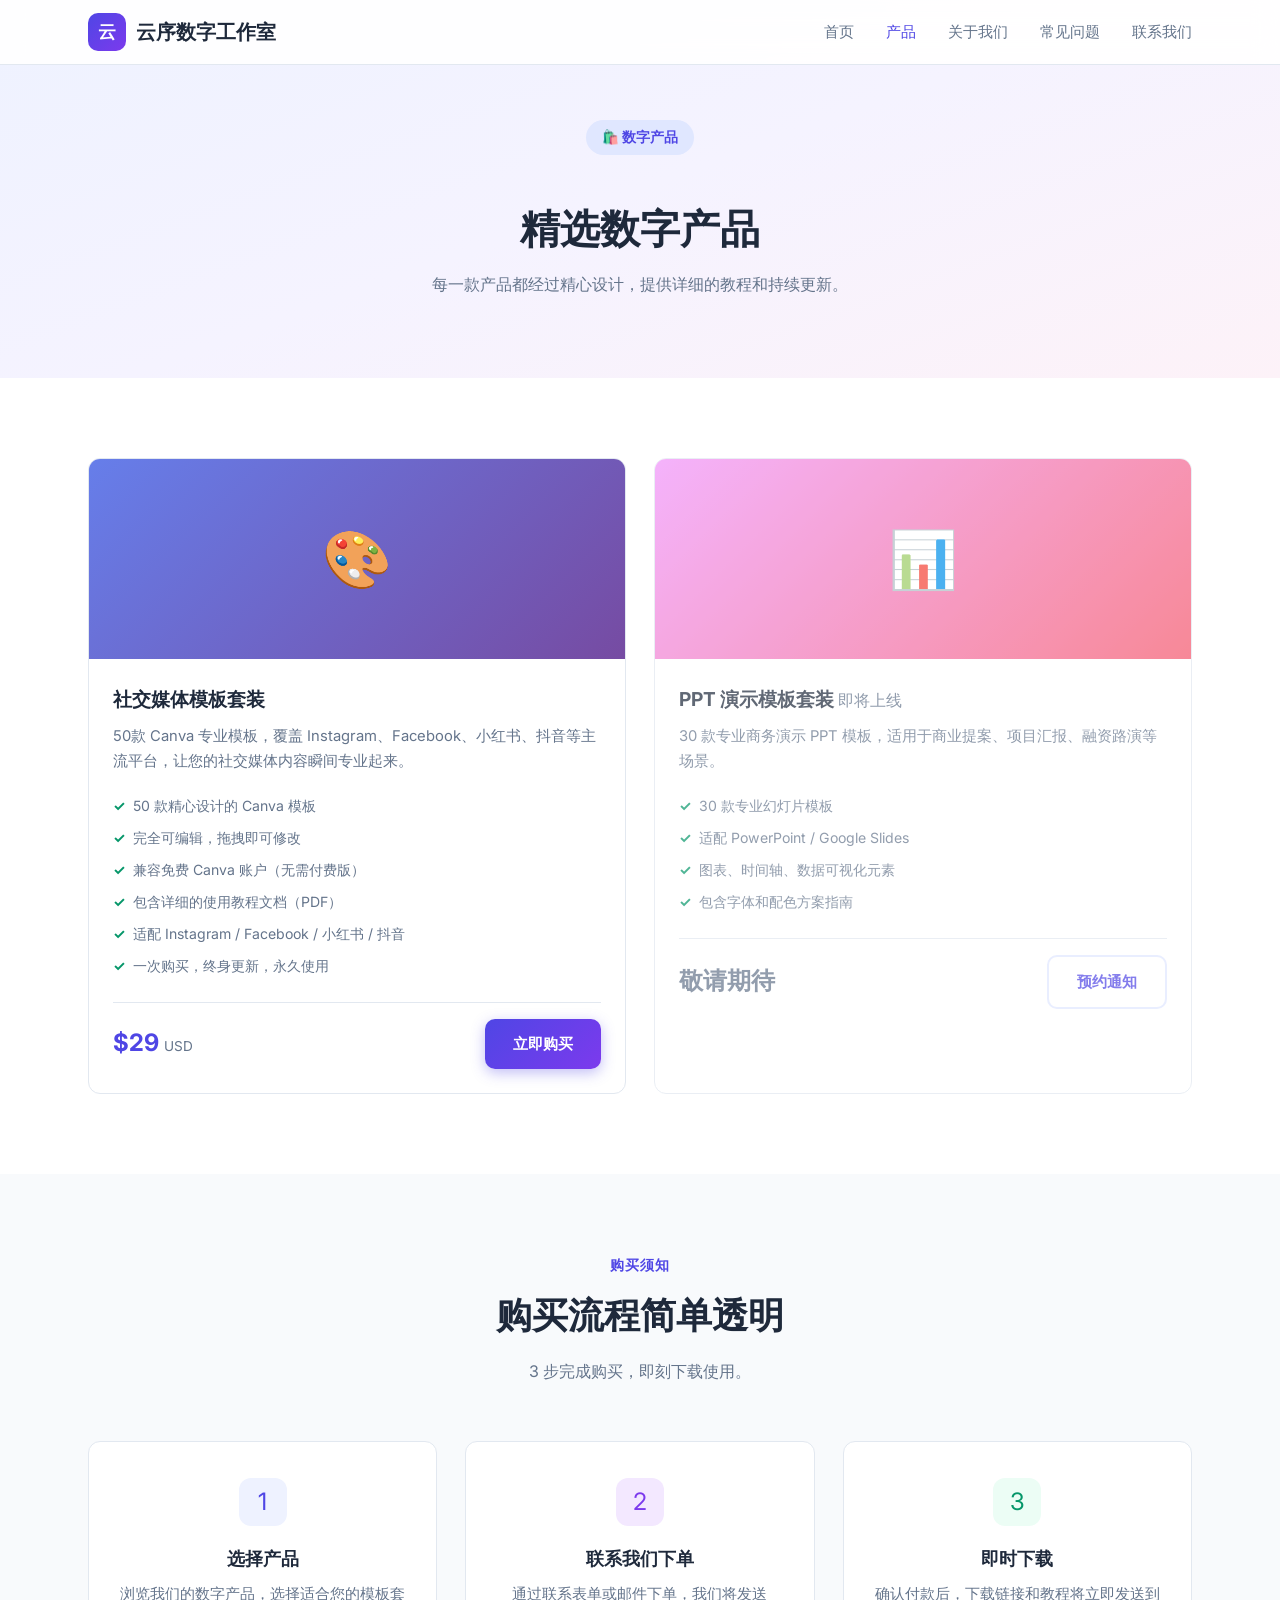
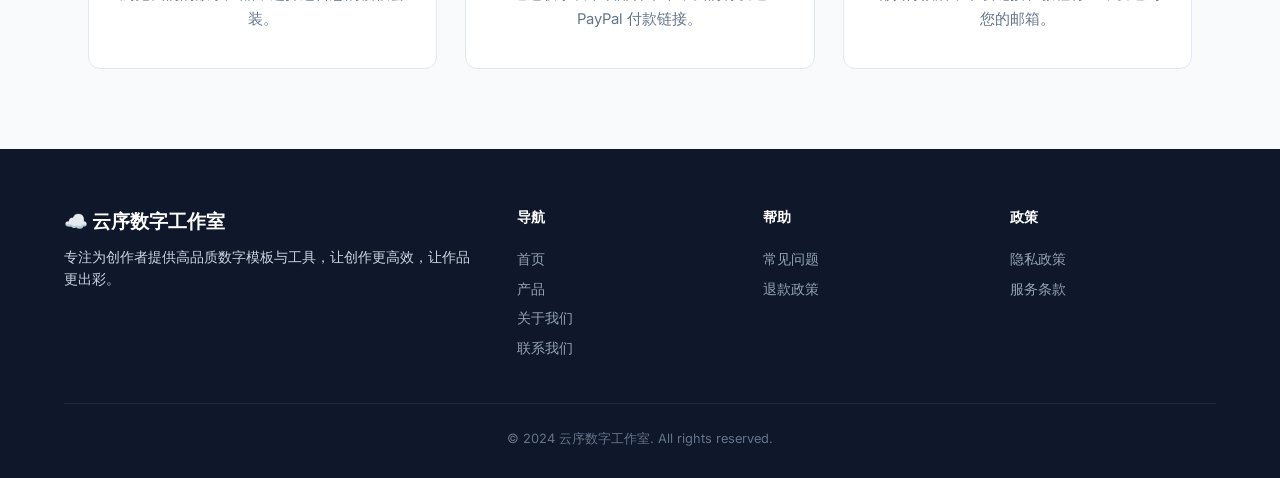
<file: products.html>
<!DOCTYPE html>
<html lang="zh-CN">
<head>
  <meta charset="UTF-8">
  <meta name="viewport" content="width=device-width, initial-scale=1.0">
  <meta name="description" content="云序数字工作室产品 — 社交媒体模板套装，50款Canva模板，$29。高品质数字模板与工具。">
  <title>产品 — 云序数字工作室</title>
  <link rel="preconnect" href="https://fonts.googleapis.com">
  <link rel="preconnect" href="https://fonts.gstatic.com" crossorigin>
  <link href="https://fonts.googleapis.com/css2?family=Inter:wght@400;500;600;700;800&display=swap" rel="stylesheet">
  <link rel="stylesheet" href="css/style.css">
</head>
<body>

  <nav class="navbar">
    <div class="container">
      <a href="index.html" class="logo">
        <span class="logo-icon">云</span>
        云序数字工作室
      </a>
      <ul class="nav-links" id="navLinks">
        <li><a href="index.html">首页</a></li>
        <li><a href="products.html" class="active">产品</a></li>
        <li><a href="about.html">关于我们</a></li>
        <li><a href="faq.html">常见问题</a></li>
        <li><a href="contact.html">联系我们</a></li>
      </ul>
      <button class="hamburger" id="hamburger" aria-label="菜单">
        <span></span><span></span><span></span>
      </button>
    </div>
  </nav>

  <section style="padding: 120px 24px 80px; background: linear-gradient(160deg, #eef2ff 0%, #f5f3ff 50%, #fdf2f8 100%);">
    <div class="container" style="text-align:center;">
      <span class="hero-badge">🛍️ 数字产品</span>
      <h1 style="font-size: clamp(1.75rem, 5vw, 2.5rem); font-weight: 800; margin: 16px 0 8px;">精选数字产品</h1>
      <p style="color: var(--text-light); max-width: 520px; margin: 0 auto;">每一款产品都经过精心设计，提供详细的教程和持续更新。</p>
    </div>
  </section>

  <section>
    <div class="container">
      <div class="products-grid">
        <!-- 产品 1 -->
        <div class="product-card">
          <div class="product-image" style="background: linear-gradient(135deg, #667eea 0%, #764ba2 100%);"><span>🎨</span></div>
          <div class="product-body">
            <h3>社交媒体模板套装</h3>
            <p>50款 Canva 专业模板，覆盖 Instagram、Facebook、小红书、抖音等主流平台，让您的社交媒体内容瞬间专业起来。</p>
            <ul class="product-features">
              <li>50 款精心设计的 Canva 模板</li>
              <li>完全可编辑，拖拽即可修改</li>
              <li>兼容免费 Canva 账户（无需付费版）</li>
              <li>包含详细的使用教程文档（PDF）</li>
              <li>适配 Instagram / Facebook / 小红书 / 抖音</li>
              <li>一次购买，终身更新，永久使用</li>
            </ul>
            <div class="product-footer">
              <span class="product-price">$29 <small>USD</small></span>
              <a href="contact.html" class="btn btn-primary">立即购买</a>
            </div>
          </div>
        </div>

        <!-- 产品 2 - 预告 -->
        <div class="product-card" style="opacity: 0.7;">
          <div class="product-image" style="background: linear-gradient(135deg, #f093fb 0%, #f5576c 100%);"><span>📊</span></div>
          <div class="product-body">
            <h3>PPT 演示模板套装 <small style="color:var(--text-light);font-weight:400;">即将上线</small></h3>
            <p>30 款专业商务演示 PPT 模板，适用于商业提案、项目汇报、融资路演等场景。</p>
            <ul class="product-features">
              <li>30 款专业幻灯片模板</li>
              <li>适配 PowerPoint / Google Slides</li>
              <li>图表、时间轴、数据可视化元素</li>
              <li>包含字体和配色方案指南</li>
            </ul>
            <div class="product-footer">
              <span class="product-price" style="color:var(--text-light);">敬请期待</span>
              <a href="contact.html" class="btn btn-outline">预约通知</a>
            </div>
          </div>
        </div>
      </div>
    </div>
  </section>

  <!-- 为什么选择数字产品 -->
  <section style="background: var(--bg-alt);">
    <div class="container">
      <div class="section-header">
        <div class="section-label">购买须知</div>
        <h2>购买流程简单透明</h2>
        <p>3 步完成购买，即刻下载使用。</p>
      </div>
      <div class="features-grid">
        <div class="feature-card" style="text-align:center;">
          <div class="feature-icon blue" style="margin:0 auto 18px;">1</div>
          <h3>选择产品</h3>
          <p>浏览我们的数字产品，选择适合您的模板套装。</p>
        </div>
        <div class="feature-card" style="text-align:center;">
          <div class="feature-icon purple" style="margin:0 auto 18px;">2</div>
          <h3>联系我们下单</h3>
          <p>通过联系表单或邮件下单，我们将发送 PayPal 付款链接。</p>
        </div>
        <div class="feature-card" style="text-align:center;">
          <div class="feature-icon green" style="margin:0 auto 18px;">3</div>
          <h3>即时下载</h3>
          <p>确认付款后，下载链接和教程将立即发送到您的邮箱。</p>
        </div>
      </div>
    </div>
  </section>

  <footer class="footer">
    <div class="footer-grid">
      <div class="footer-brand">
        <div class="flogo">☁️ 云序数字工作室</div>
        <p>专注为创作者提供高品质数字模板与工具，让创作更高效，让作品更出彩。</p>
      </div>
      <div class="footer-col">
        <h4>导航</h4>
        <a href="index.html">首页</a>
        <a href="products.html">产品</a>
        <a href="about.html">关于我们</a>
        <a href="contact.html">联系我们</a>
      </div>
      <div class="footer-col">
        <h4>帮助</h4>
        <a href="faq.html">常见问题</a>
        <a href="refund.html">退款政策</a>
      </div>
      <div class="footer-col">
        <h4>政策</h4>
        <a href="privacy.html">隐私政策</a>
        <a href="terms.html">服务条款</a>
      </div>
    </div>
    <div class="footer-bottom">
      © 2024 云序数字工作室. All rights reserved.
    </div>
  </footer>

  <script src="js/main.js"></script>
</body>
</html>
</file>
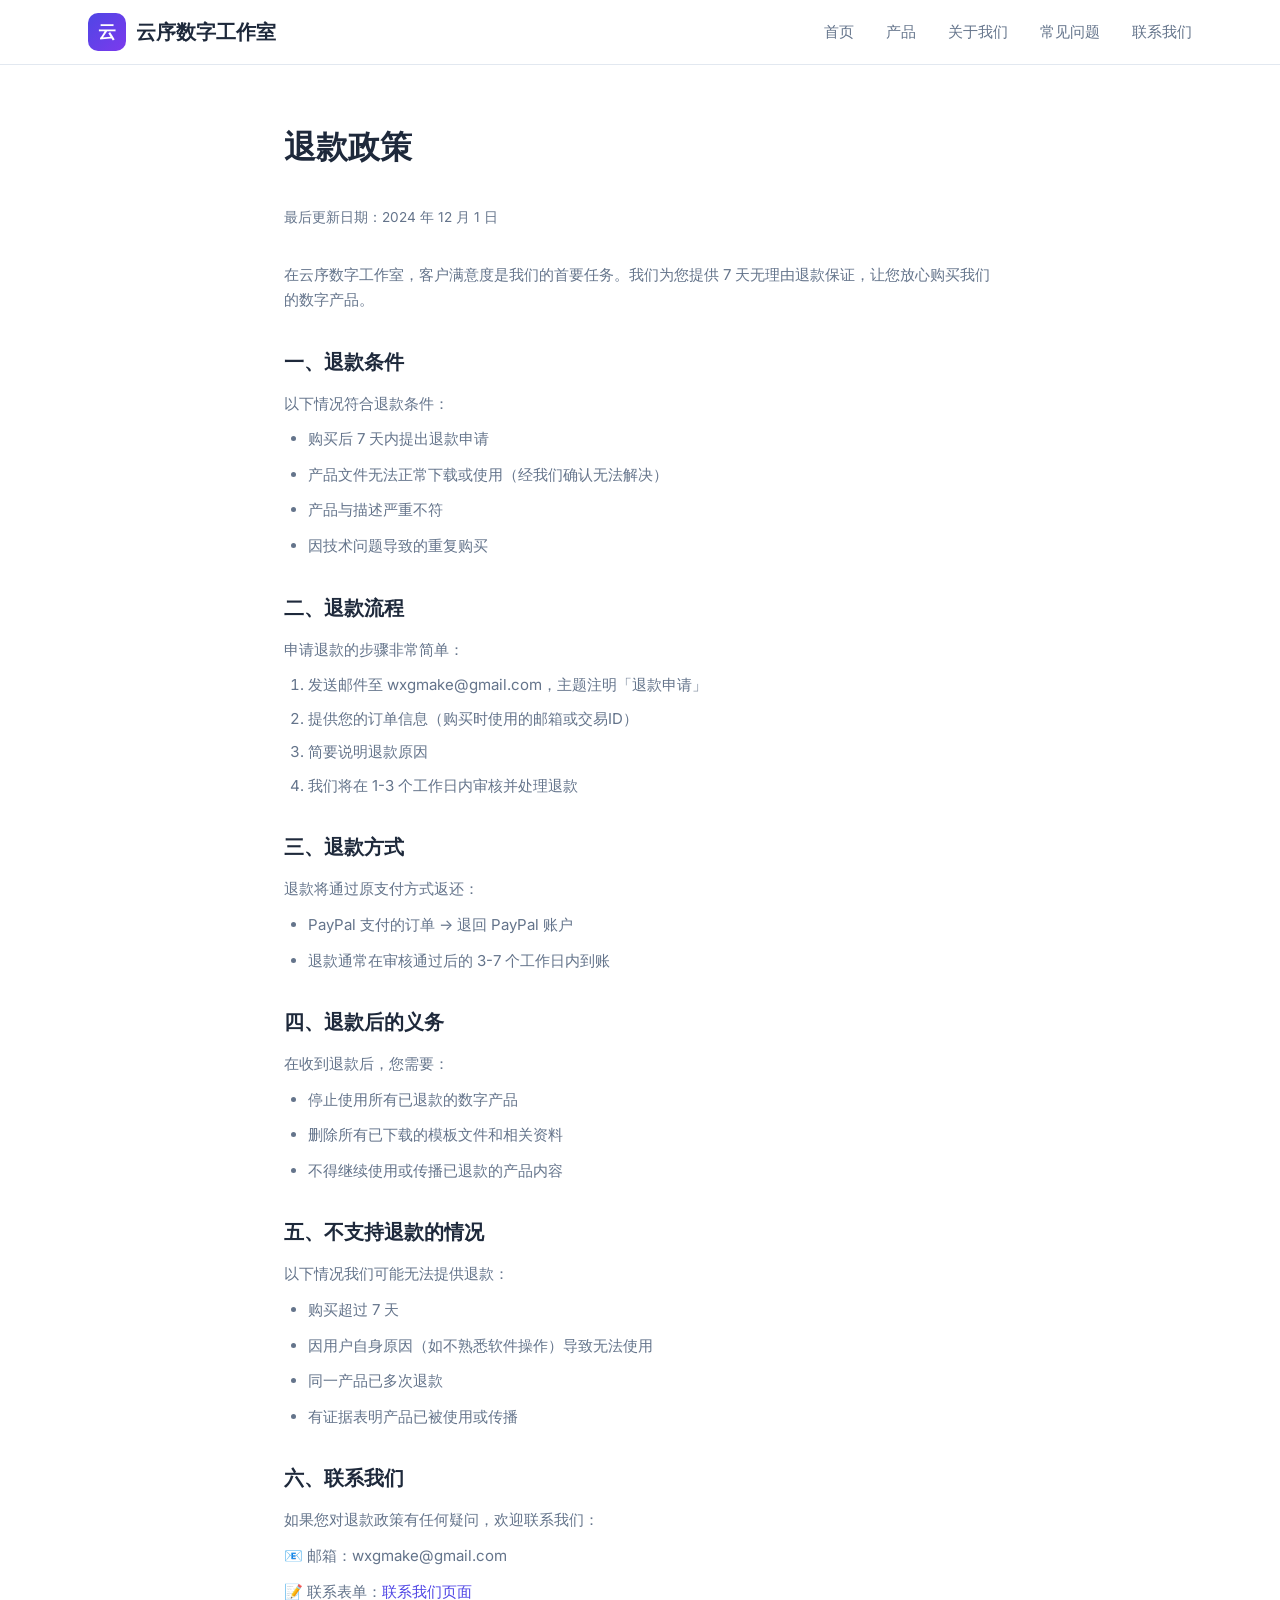
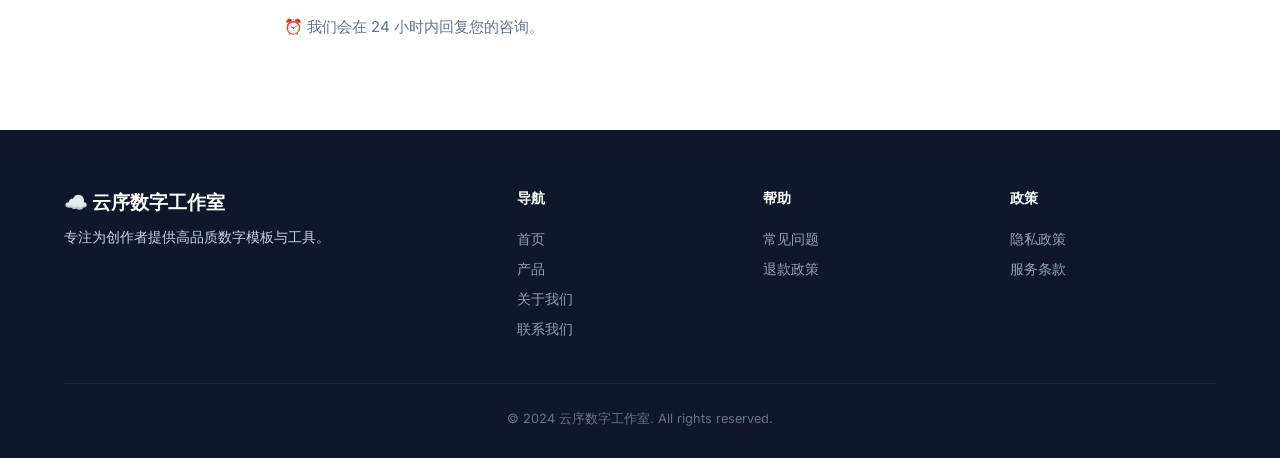
<file: refund.html>
<!DOCTYPE html>
<html lang="zh-CN">
<head>
  <meta charset="UTF-8">
  <meta name="viewport" content="width=device-width, initial-scale=1.0">
  <meta name="description" content="退款政策 — 云序数字工作室。我们提供7天无理由退款保证，了解详细的退款条件和流程。">
  <title>退款政策 — 云序数字工作室</title>
  <link rel="preconnect" href="https://fonts.googleapis.com">
  <link rel="preconnect" href="https://fonts.gstatic.com" crossorigin>
  <link href="https://fonts.googleapis.com/css2?family=Inter:wght@400;500;600;700;800&display=swap" rel="stylesheet">
  <link rel="stylesheet" href="css/style.css">
</head>
<body>

  <nav class="navbar">
    <div class="container">
      <a href="index.html" class="logo">
        <span class="logo-icon">云</span>
        云序数字工作室
      </a>
      <ul class="nav-links" id="navLinks">
        <li><a href="index.html">首页</a></li>
        <li><a href="products.html">产品</a></li>
        <li><a href="about.html">关于我们</a></li>
        <li><a href="faq.html">常见问题</a></li>
        <li><a href="contact.html">联系我们</a></li>
      </ul>
      <button class="hamburger" id="hamburger" aria-label="菜单">
        <span></span><span></span><span></span>
      </button>
    </div>
  </nav>

  <section class="policy">
    <div class="container">
      <h1>退款政策</h1>
      <p class="last-updated">最后更新日期：2024 年 12 月 1 日</p>

      <p>在云序数字工作室，客户满意度是我们的首要任务。我们为您提供 7 天无理由退款保证，让您放心购买我们的数字产品。</p>

      <h2>一、退款条件</h2>
      <p>以下情况符合退款条件：</p>
      <ul>
        <li>购买后 7 天内提出退款申请</li>
        <li>产品文件无法正常下载或使用（经我们确认无法解决）</li>
        <li>产品与描述严重不符</li>
        <li>因技术问题导致的重复购买</li>
      </ul>

      <h2>二、退款流程</h2>
      <p>申请退款的步骤非常简单：</p>
      <ol style="list-style:decimal;padding-left:24px;color:var(--text-light);margin-bottom:16px;">
        <li style="margin-bottom:8px;">发送邮件至 wxgmake@gmail.com，主题注明「退款申请」</li>
        <li style="margin-bottom:8px;">提供您的订单信息（购买时使用的邮箱或交易ID）</li>
        <li style="margin-bottom:8px;">简要说明退款原因</li>
        <li>我们将在 1-3 个工作日内审核并处理退款</li>
      </ol>

      <h2>三、退款方式</h2>
      <p>退款将通过原支付方式返还：</p>
      <ul>
        <li>PayPal 支付的订单 → 退回 PayPal 账户</li>
        <li>退款通常在审核通过后的 3-7 个工作日内到账</li>
      </ul>

      <h2>四、退款后的义务</h2>
      <p>在收到退款后，您需要：</p>
      <ul>
        <li>停止使用所有已退款的数字产品</li>
        <li>删除所有已下载的模板文件和相关资料</li>
        <li>不得继续使用或传播已退款的产品内容</li>
      </ul>

      <h2>五、不支持退款的情况</h2>
      <p>以下情况我们可能无法提供退款：</p>
      <ul>
        <li>购买超过 7 天</li>
        <li>因用户自身原因（如不熟悉软件操作）导致无法使用</li>
        <li>同一产品已多次退款</li>
        <li>有证据表明产品已被使用或传播</li>
      </ul>

      <h2>六、联系我们</h2>
      <p>如果您对退款政策有任何疑问，欢迎联系我们：</p>
      <p>📧 邮箱：wxgmake@gmail.com</p>
      <p>📝 联系表单：<a href="contact.html">联系我们页面</a></p>
      <p>⏰ 我们会在 24 小时内回复您的咨询。</p>
    </div>
  </section>

  <footer class="footer">
    <div class="footer-grid">
      <div class="footer-brand">
        <div class="flogo">☁️ 云序数字工作室</div>
        <p>专注为创作者提供高品质数字模板与工具。</p>
      </div>
      <div class="footer-col">
        <h4>导航</h4>
        <a href="index.html">首页</a>
        <a href="products.html">产品</a>
        <a href="about.html">关于我们</a>
        <a href="contact.html">联系我们</a>
      </div>
      <div class="footer-col">
        <h4>帮助</h4>
        <a href="faq.html">常见问题</a>
        <a href="refund.html">退款政策</a>
      </div>
      <div class="footer-col">
        <h4>政策</h4>
        <a href="privacy.html">隐私政策</a>
        <a href="terms.html">服务条款</a>
      </div>
    </div>
    <div class="footer-bottom">
      © 2024 云序数字工作室. All rights reserved.
    </div>
  </footer>

  <script src="js/main.js"></script>
</body>
</html>
</file>
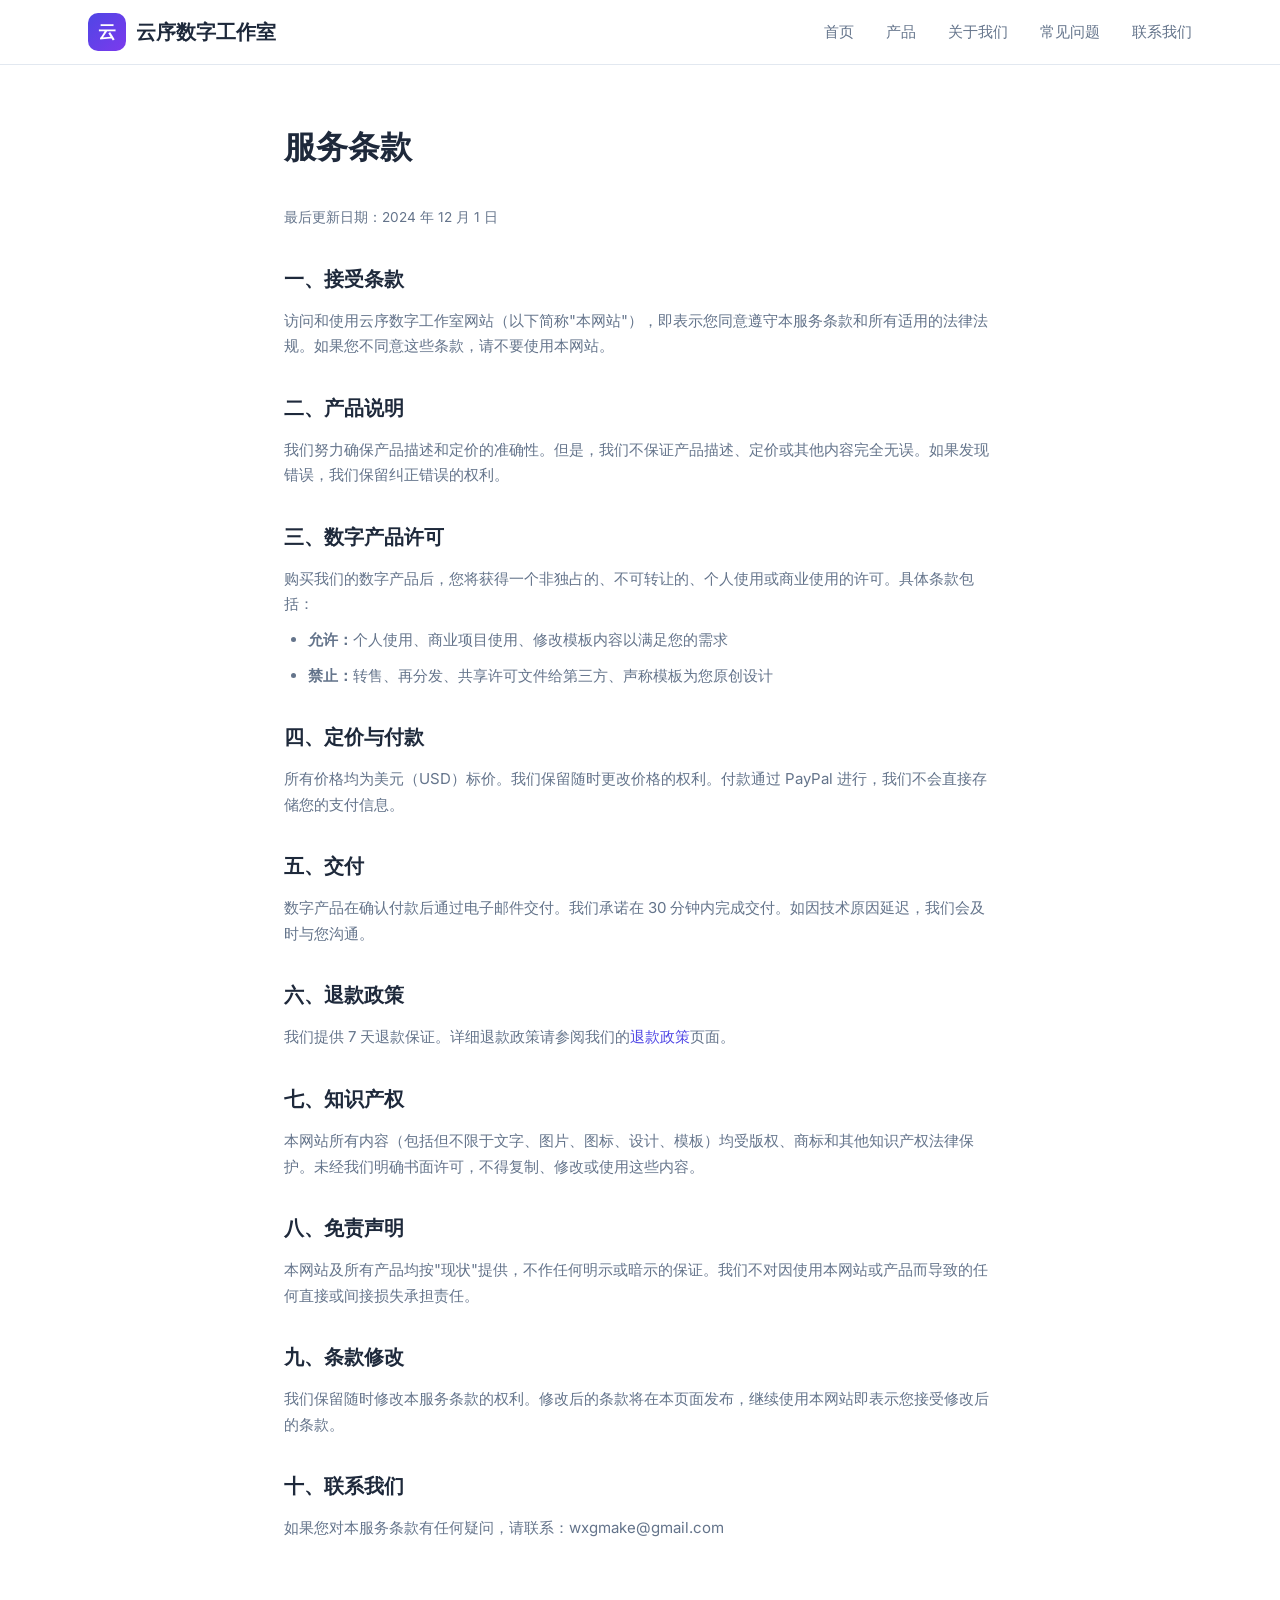
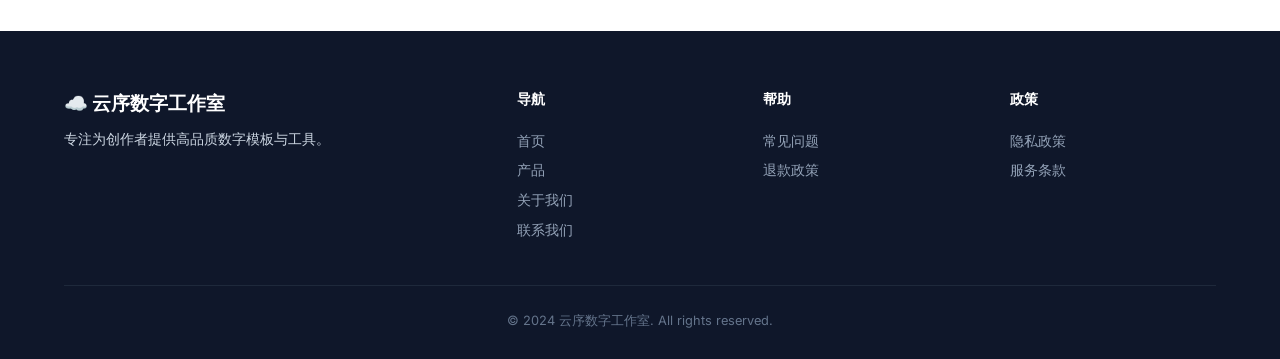
<file: terms.html>
<!DOCTYPE html>
<html lang="zh-CN">
<head>
  <meta charset="UTF-8">
  <meta name="viewport" content="width=device-width, initial-scale=1.0">
  <meta name="description" content="服务条款 — 云序数字工作室。使用本网站和购买产品即表示您同意以下条款和条件。">
  <title>服务条款 — 云序数字工作室</title>
  <link rel="preconnect" href="https://fonts.googleapis.com">
  <link rel="preconnect" href="https://fonts.gstatic.com" crossorigin>
  <link href="https://fonts.googleapis.com/css2?family=Inter:wght@400;500;600;700;800&display=swap" rel="stylesheet">
  <link rel="stylesheet" href="css/style.css">
</head>
<body>

  <nav class="navbar">
    <div class="container">
      <a href="index.html" class="logo">
        <span class="logo-icon">云</span>
        云序数字工作室
      </a>
      <ul class="nav-links" id="navLinks">
        <li><a href="index.html">首页</a></li>
        <li><a href="products.html">产品</a></li>
        <li><a href="about.html">关于我们</a></li>
        <li><a href="faq.html">常见问题</a></li>
        <li><a href="contact.html">联系我们</a></li>
      </ul>
      <button class="hamburger" id="hamburger" aria-label="菜单">
        <span></span><span></span><span></span>
      </button>
    </div>
  </nav>

  <section class="policy">
    <div class="container">
      <h1>服务条款</h1>
      <p class="last-updated">最后更新日期：2024 年 12 月 1 日</p>

      <h2>一、接受条款</h2>
      <p>访问和使用云序数字工作室网站（以下简称"本网站"），即表示您同意遵守本服务条款和所有适用的法律法规。如果您不同意这些条款，请不要使用本网站。</p>

      <h2>二、产品说明</h2>
      <p>我们努力确保产品描述和定价的准确性。但是，我们不保证产品描述、定价或其他内容完全无误。如果发现错误，我们保留纠正错误的权利。</p>

      <h2>三、数字产品许可</h2>
      <p>购买我们的数字产品后，您将获得一个非独占的、不可转让的、个人使用或商业使用的许可。具体条款包括：</p>
      <ul>
        <li><strong>允许：</strong>个人使用、商业项目使用、修改模板内容以满足您的需求</li>
        <li><strong>禁止：</strong>转售、再分发、共享许可文件给第三方、声称模板为您原创设计</li>
      </ul>

      <h2>四、定价与付款</h2>
      <p>所有价格均为美元（USD）标价。我们保留随时更改价格的权利。付款通过 PayPal 进行，我们不会直接存储您的支付信息。</p>

      <h2>五、交付</h2>
      <p>数字产品在确认付款后通过电子邮件交付。我们承诺在 30 分钟内完成交付。如因技术原因延迟，我们会及时与您沟通。</p>

      <h2>六、退款政策</h2>
      <p>我们提供 7 天退款保证。详细退款政策请参阅我们的<a href="refund.html">退款政策</a>页面。</p>

      <h2>七、知识产权</h2>
      <p>本网站所有内容（包括但不限于文字、图片、图标、设计、模板）均受版权、商标和其他知识产权法律保护。未经我们明确书面许可，不得复制、修改或使用这些内容。</p>

      <h2>八、免责声明</h2>
      <p>本网站及所有产品均按"现状"提供，不作任何明示或暗示的保证。我们不对因使用本网站或产品而导致的任何直接或间接损失承担责任。</p>

      <h2>九、条款修改</h2>
      <p>我们保留随时修改本服务条款的权利。修改后的条款将在本页面发布，继续使用本网站即表示您接受修改后的条款。</p>

      <h2>十、联系我们</h2>
      <p>如果您对本服务条款有任何疑问，请联系：wxgmake@gmail.com</p>
    </div>
  </section>

  <footer class="footer">
    <div class="footer-grid">
      <div class="footer-brand">
        <div class="flogo">☁️ 云序数字工作室</div>
        <p>专注为创作者提供高品质数字模板与工具。</p>
      </div>
      <div class="footer-col">
        <h4>导航</h4>
        <a href="index.html">首页</a>
        <a href="products.html">产品</a>
        <a href="about.html">关于我们</a>
        <a href="contact.html">联系我们</a>
      </div>
      <div class="footer-col">
        <h4>帮助</h4>
        <a href="faq.html">常见问题</a>
        <a href="refund.html">退款政策</a>
      </div>
      <div class="footer-col">
        <h4>政策</h4>
        <a href="privacy.html">隐私政策</a>
        <a href="terms.html">服务条款</a>
      </div>
    </div>
    <div class="footer-bottom">
      © 2024 云序数字工作室. All rights reserved.
    </div>
  </footer>

  <script src="js/main.js"></script>
</body>
</html>
</file>
<file: css/style.css>
/* ============================================
   云序数字工作室 - 主样式表
   品牌色：深蓝 + 渐变紫
   ============================================ */

/* === CSS 变量 === */
:root {
  --primary: #4f46e5;
  --primary-dark: #3730a3;
  --primary-light: #e0e7ff;
  --accent: #7c3aed;
  --text: #1e293b;
  --text-light: #64748b;
  --bg: #ffffff;
  --bg-alt: #f8fafc;
  --border: #e2e8f0;
  --success: #059669;
  --radius: 12px;
  --shadow: 0 1px 3px rgba(0,0,0,.08), 0 1px 2px rgba(0,0,0,.06);
  --shadow-md: 0 4px 6px rgba(0,0,0,.07), 0 2px 4px rgba(0,0,0,.06);
  --shadow-lg: 0 10px 25px rgba(0,0,0,.08);
  --max-width: 1152px;
  --font: 'Inter', -apple-system, BlinkMacSystemFont, 'Segoe UI', 'PingFang SC', 'Hiragino Sans GB', 'Microsoft YaHei', sans-serif;
}

/* === Reset === */
*, *::before, *::after { box-sizing: border-box; margin: 0; padding: 0; }
html { scroll-behavior: smooth; }

body {
  font-family: var(--font);
  color: var(--text);
  background: var(--bg);
  line-height: 1.7;
  -webkit-font-smoothing: antialiased;
}

img { max-width: 100%; display: block; }
a { color: var(--primary); text-decoration: none; transition: color .2s; }
a:hover { color: var(--primary-dark); }
ul { list-style: none; }

/* === 导航栏 === */
.navbar {
  position: fixed; top: 0; left: 0; right: 0; z-index: 100;
  background: rgba(255,255,255,.92);
  backdrop-filter: blur(12px);
  border-bottom: 1px solid var(--border);
}
.navbar .container {
  display: flex; align-items: center; justify-content: space-between;
  height: 64px; max-width: var(--max-width); margin: 0 auto; padding: 0 24px;
}
.logo {
  font-size: 1.25rem; font-weight: 700; color: var(--text);
  display: flex; align-items: center; gap: 10px;
}
.logo-icon {
  width: 38px; height: 38px;
  background: linear-gradient(135deg, var(--primary), var(--accent));
  border-radius: 10px; display: flex; align-items: center; justify-content: center;
  color: #fff; font-size: 1.1rem; font-weight: 800;
}
.nav-links { display: flex; gap: 32px; }
.nav-links a { color: var(--text-light); font-size: .925rem; font-weight: 500; transition: color .2s; }
.nav-links a:hover, .nav-links a.active { color: var(--primary); }

.hamburger {
  display: none; flex-direction: column; gap: 5px;
  background: none; border: none; cursor: pointer; padding: 4px;
}
.hamburger span {
  display: block; width: 24px; height: 2px;
  background: var(--text); border-radius: 2px; transition: .3s;
}
.hamburger.active span:nth-child(1) { transform: rotate(45deg) translate(5px,5px); }
.hamburger.active span:nth-child(2) { opacity: 0; }
.hamburger.active span:nth-child(3) { transform: rotate(-45deg) translate(5px,-5px); }

/* === Hero 区域 === */
.hero {
  padding: 140px 24px 100px;
  text-align: center;
  background: linear-gradient(160deg, #eef2ff 0%, #f5f3ff 50%, #fdf2f8 100%);
}
.hero-badge {
  display: inline-block; background: var(--primary-light);
  color: var(--primary); font-size: .85rem; font-weight: 600;
  padding: 6px 16px; border-radius: 20px; margin-bottom: 24px;
}
.hero h1 {
  font-size: clamp(1.75rem, 5vw, 3rem);
  font-weight: 800; line-height: 1.25; max-width: 700px;
  margin: 0 auto 16px;
  background: linear-gradient(135deg, var(--primary), var(--accent));
  -webkit-background-clip: text; -webkit-text-fill-color: transparent;
  background-clip: text;
}
.hero p {
  font-size: 1.1rem; color: var(--text-light);
  max-width: 560px; margin: 0 auto 36px;
}
.hero-buttons { display: flex; gap: 14px; justify-content: center; flex-wrap: wrap; }

/* === 按钮 === */
.btn {
  display: inline-flex; align-items: center; gap: 8px;
  padding: 12px 28px; border-radius: 10px;
  font-size: .95rem; font-weight: 600; border: none; cursor: pointer;
  transition: all .25s; text-decoration: none;
}
.btn-primary {
  background: linear-gradient(135deg, var(--primary), var(--accent));
  color: #fff; box-shadow: 0 4px 14px rgba(79,70,229,.35);
}
.btn-primary:hover { transform: translateY(-1px); box-shadow: 0 6px 20px rgba(79,70,229,.45); color: #fff; }
.btn-outline {
  background: var(--bg); color: var(--primary);
  border: 2px solid var(--primary-light);
}
.btn-outline:hover { background: var(--primary-light); }

/* === 通用容器 === */
.container { max-width: var(--max-width); margin: 0 auto; padding: 0 24px; }
section { padding: 80px 0; }

/* === 区块标题 === */
.section-header { text-align: center; margin-bottom: 56px; }
.section-label {
  font-size: .85rem; font-weight: 600; color: var(--primary);
  text-transform: uppercase; letter-spacing: .08em; margin-bottom: 8px;
}
.section-header h2 {
  font-size: clamp(1.5rem, 4vw, 2.25rem);
  font-weight: 700; margin-bottom: 12px;
}
.section-header p { color: var(--text-light); max-width: 500px; margin: 0 auto; }

/* === 优势卡片 === */
.features-grid {
  display: grid;
  grid-template-columns: repeat(auto-fit, minmax(280px, 1fr));
  gap: 28px;
}
.feature-card {
  padding: 36px 28px; background: var(--bg);
  border: 1px solid var(--border); border-radius: var(--radius);
  transition: transform .3s, box-shadow .3s;
}
.feature-card:hover { transform: translateY(-4px); box-shadow: var(--shadow-lg); }
.feature-icon {
  width: 48px; height: 48px; border-radius: 12px;
  display: flex; align-items: center; justify-content: center;
  font-size: 1.5rem; margin-bottom: 18px;
}
.feature-icon.blue { background: #eef2ff; color: var(--primary); }
.feature-icon.purple { background: #f3e8ff; color: var(--accent); }
.feature-icon.green { background: #ecfdf5; color: var(--success); }
.feature-card h3 { font-size: 1.1rem; margin-bottom: 8px; }
.feature-card p { color: var(--text-light); font-size: .925rem; }

/* === 产品卡片 === */
.products-grid {
  display: grid;
  grid-template-columns: repeat(auto-fit, minmax(320px, 1fr));
  gap: 28px;
}
.product-card {
  background: var(--bg); border: 1px solid var(--border);
  border-radius: var(--radius); overflow: hidden;
  transition: transform .3s, box-shadow .3s;
}
.product-card:hover { transform: translateY(-4px); box-shadow: var(--shadow-lg); }
.product-image {
  height: 200px;
  background: linear-gradient(135deg, #667eea 0%, #764ba2 100%);
  display: flex; align-items: center; justify-content: center;
}
.product-image span { font-size: 3.5rem; }
.product-body { padding: 24px; }
.product-body h3 { font-size: 1.2rem; margin-bottom: 8px; }
.product-body p { color: var(--text-light); font-size: .925rem; margin-bottom: 16px; }
.product-features { margin-bottom: 20px; }
.product-features li {
  font-size: .88rem; color: var(--text-light);
  padding: 4px 0; padding-left: 20px; position: relative;
}
.product-features li::before {
  content: '✓'; position: absolute; left: 0;
  color: var(--success); font-weight: 700;
}
.product-footer {
  display: flex; align-items: center; justify-content: space-between;
  padding-top: 16px; border-top: 1px solid var(--border);
}
.product-price { font-size: 1.5rem; font-weight: 700; color: var(--primary); }
.product-price small { font-size: .85rem; font-weight: 400; color: var(--text-light); }

/* === 评价区 === */
.testimonials { background: var(--bg-alt); }
.testimonial-grid {
  display: grid;
  grid-template-columns: repeat(auto-fit, minmax(300px, 1fr));
  gap: 28px;
}
.testimonial-card {
  background: var(--bg); padding: 28px;
  border-radius: var(--radius); border: 1px solid var(--border);
}
.testimonial-card .stars { color: #f59e0b; font-size: 1rem; margin-bottom: 12px; }
.testimonial-card .quote { color: var(--text); font-size: .95rem; margin-bottom: 16px; line-height: 1.7; }
.testimonial-card .author { font-weight: 600; font-size: .9rem; }
.testimonial-card .role { font-size: .8rem; color: var(--text-light); }

/* === CTA 区 === */
.cta {
  text-align: center;
  background: linear-gradient(160deg, #eef2ff, #f5f3ff);
  border-radius: var(--radius); padding: 64px 24px;
  margin: 0 24px;
}
.cta h2 { font-size: 1.75rem; font-weight: 700; margin-bottom: 12px; }
.cta p { color: var(--text-light); margin-bottom: 28px; }

/* === 关于页 === */
.about-hero {
  padding: 120px 24px 80px;
  text-align: center;
  background: linear-gradient(160deg, #eef2ff 0%, #f5f3ff 50%, #fdf2f8 100%);
}
.about-hero h1 { font-size: clamp(1.75rem, 5vw, 2.5rem); font-weight: 800; margin-bottom: 12px; }
.about-hero p { color: var(--text-light); max-width: 560px; margin: 0 auto; }

.about-story { padding: 80px 0; }
.about-grid {
  display: grid; grid-template-columns: 1fr 1fr;
  gap: 56px; align-items: center;
}
.about-grid h2 { font-size: 1.75rem; font-weight: 700; margin-bottom: 16px; }
.about-grid p { color: var(--text-light); margin-bottom: 12px; }
.about-image {
  background: linear-gradient(135deg, #667eea, #764ba2);
  border-radius: var(--radius); height: 320px;
  display: flex; align-items: center; justify-content: center;
  font-size: 6rem;
}

.stats-grid {
  display: grid;
  grid-template-columns: repeat(auto-fit, minmax(180px, 1fr));
  gap: 24px; margin-top: 40px;
}
.stat-card {
  text-align: center; padding: 28px 16px;
  background: var(--bg); border: 1px solid var(--border);
  border-radius: var(--radius);
}
.stat-card .num { font-size: 2rem; font-weight: 800; color: var(--primary); }
.stat-card .label { font-size: .88rem; color: var(--text-light); margin-top: 4px; }

/* === 联系页 === */
.contact-grid {
  display: grid; grid-template-columns: 1fr 1fr;
  gap: 48px; max-width: 900px; margin: 0 auto;
}
.contact-info h2 { font-size: 1.75rem; font-weight: 700; margin-bottom: 12px; }
.contact-info > p { color: var(--text-light); margin-bottom: 32px; }
.contact-item {
  display: flex; align-items: flex-start; gap: 14px; margin-bottom: 22px;
}
.contact-item-icon {
  width: 44px; height: 44px; border-radius: 10px;
  display: flex; align-items: center; justify-content: center;
  font-size: 1.2rem; flex-shrink: 0;
  background: var(--primary-light); color: var(--primary);
}
.contact-item h4 { font-size: .95rem; margin-bottom: 2px; }
.contact-item span { font-size: .88rem; color: var(--text-light); }

.contact-form {
  background: var(--bg); padding: 32px;
  border: 1px solid var(--border); border-radius: var(--radius);
}
.form-group { margin-bottom: 18px; }
.form-group label {
  display: block; font-size: .88rem; font-weight: 600;
  margin-bottom: 6px; color: var(--text);
}
.form-group input, .form-group textarea {
  width: 100%; padding: 10px 14px;
  border: 1px solid var(--border); border-radius: 8px;
  font-size: .95rem; font-family: var(--font);
  transition: border-color .2s, box-shadow .2s;
  background: var(--bg);
}
.form-group input:focus, .form-group textarea:focus {
  outline: none; border-color: var(--primary);
  box-shadow: 0 0 0 3px rgba(79,70,229,.1);
}
.form-group textarea { resize: vertical; min-height: 130px; }

/* === FAQ === */
.faq-list { max-width: 720px; margin: 0 auto; }
.faq-item {
  border: 1px solid var(--border); border-radius: var(--radius);
  margin-bottom: 12px; overflow: hidden;
}
.faq-question {
  width: 100%; padding: 18px 24px; text-align: left;
  background: var(--bg); border: none; font-size: .98rem;
  font-weight: 600; font-family: var(--font);
  cursor: pointer; display: flex; align-items: center;
  justify-content: space-between; color: var(--text);
  transition: background .2s;
}
.faq-question:hover { background: var(--bg-alt); }
.faq-question::after {
  content: '+'; font-size: 1.3rem; color: var(--text-light);
  transition: transform .3s;
}
.faq-item.active .faq-question::after { content: '−'; }
.faq-answer {
  max-height: 0; overflow: hidden; transition: max-height .35s ease;
}
.faq-item.active .faq-answer { max-height: 500px; }
.faq-answer-inner { padding: 0 24px 20px; color: var(--text-light); font-size: .925rem; }

/* === 政策页面 === */
.policy { padding: 120px 24px 80px; }
.policy .container { max-width: 760px; }
.policy h1 { font-size: 2rem; font-weight: 800; margin-bottom: 32px; }
.policy h2 { font-size: 1.25rem; font-weight: 700; margin: 32px 0 12px; color: var(--text); }
.policy h3 { font-size: 1.05rem; font-weight: 600; margin: 20px 0 8px; }
.policy p, .policy li { color: var(--text-light); margin-bottom: 10px; font-size: .94rem; }
.policy ul { list-style: disc; padding-left: 24px; margin-bottom: 16px; }
.policy .last-updated { color: var(--text-light); font-size: .85rem; margin-bottom: 32px; }

/* === 页脚 === */
.footer {
  background: #0f172a; color: #cbd5e1;
  padding: 56px 24px 28px;
}
.footer-grid {
  display: grid;
  grid-template-columns: 2fr 1fr 1fr 1fr;
  gap: 40px; max-width: var(--max-width); margin: 0 auto 40px;
}
.footer-brand .flogo { font-size: 1.2rem; font-weight: 700; color: #fff; margin-bottom: 8px; }
.footer-brand p { font-size: .88rem; line-height: 1.6; }
.footer-col h4 { color: #fff; font-size: .9rem; margin-bottom: 14px; font-weight: 600; }
.footer-col a { display: block; color: #94a3b8; font-size: .875rem; padding: 3px 0; transition: color .2s; }
.footer-col a:hover { color: #fff; }
.footer-bottom {
  text-align: center; padding-top: 24px;
  border-top: 1px solid #1e293b; font-size: .8rem; color: #64748b;
  max-width: var(--max-width); margin: 0 auto;
}

/* === 响应式 === */
@media (max-width: 768px) {
  .nav-links {
    position: fixed; top: 64px; left: 0; right: 0;
    background: var(--bg); flex-direction: column;
    padding: 20px 24px; gap: 16px;
    border-bottom: 1px solid var(--border);
    transform: translateY(-120%); transition: transform .3s;
  }
  .nav-links.open { transform: translateY(0); }
  .hamburger { display: flex; }

  .about-grid, .contact-grid { grid-template-columns: 1fr; }
  .about-image { height: 220px; }
  .footer-grid { grid-template-columns: 1fr 1fr; }

  .hero { padding: 120px 24px 80px; }
  .cta { margin: 0 16px; padding: 48px 20px; }
}

@media (max-width: 480px) {
  .footer-grid { grid-template-columns: 1fr; }
  .hero-buttons { flex-direction: column; align-items: center; }
  .btn { width: 100%; justify-content: center; }
}
</file>
